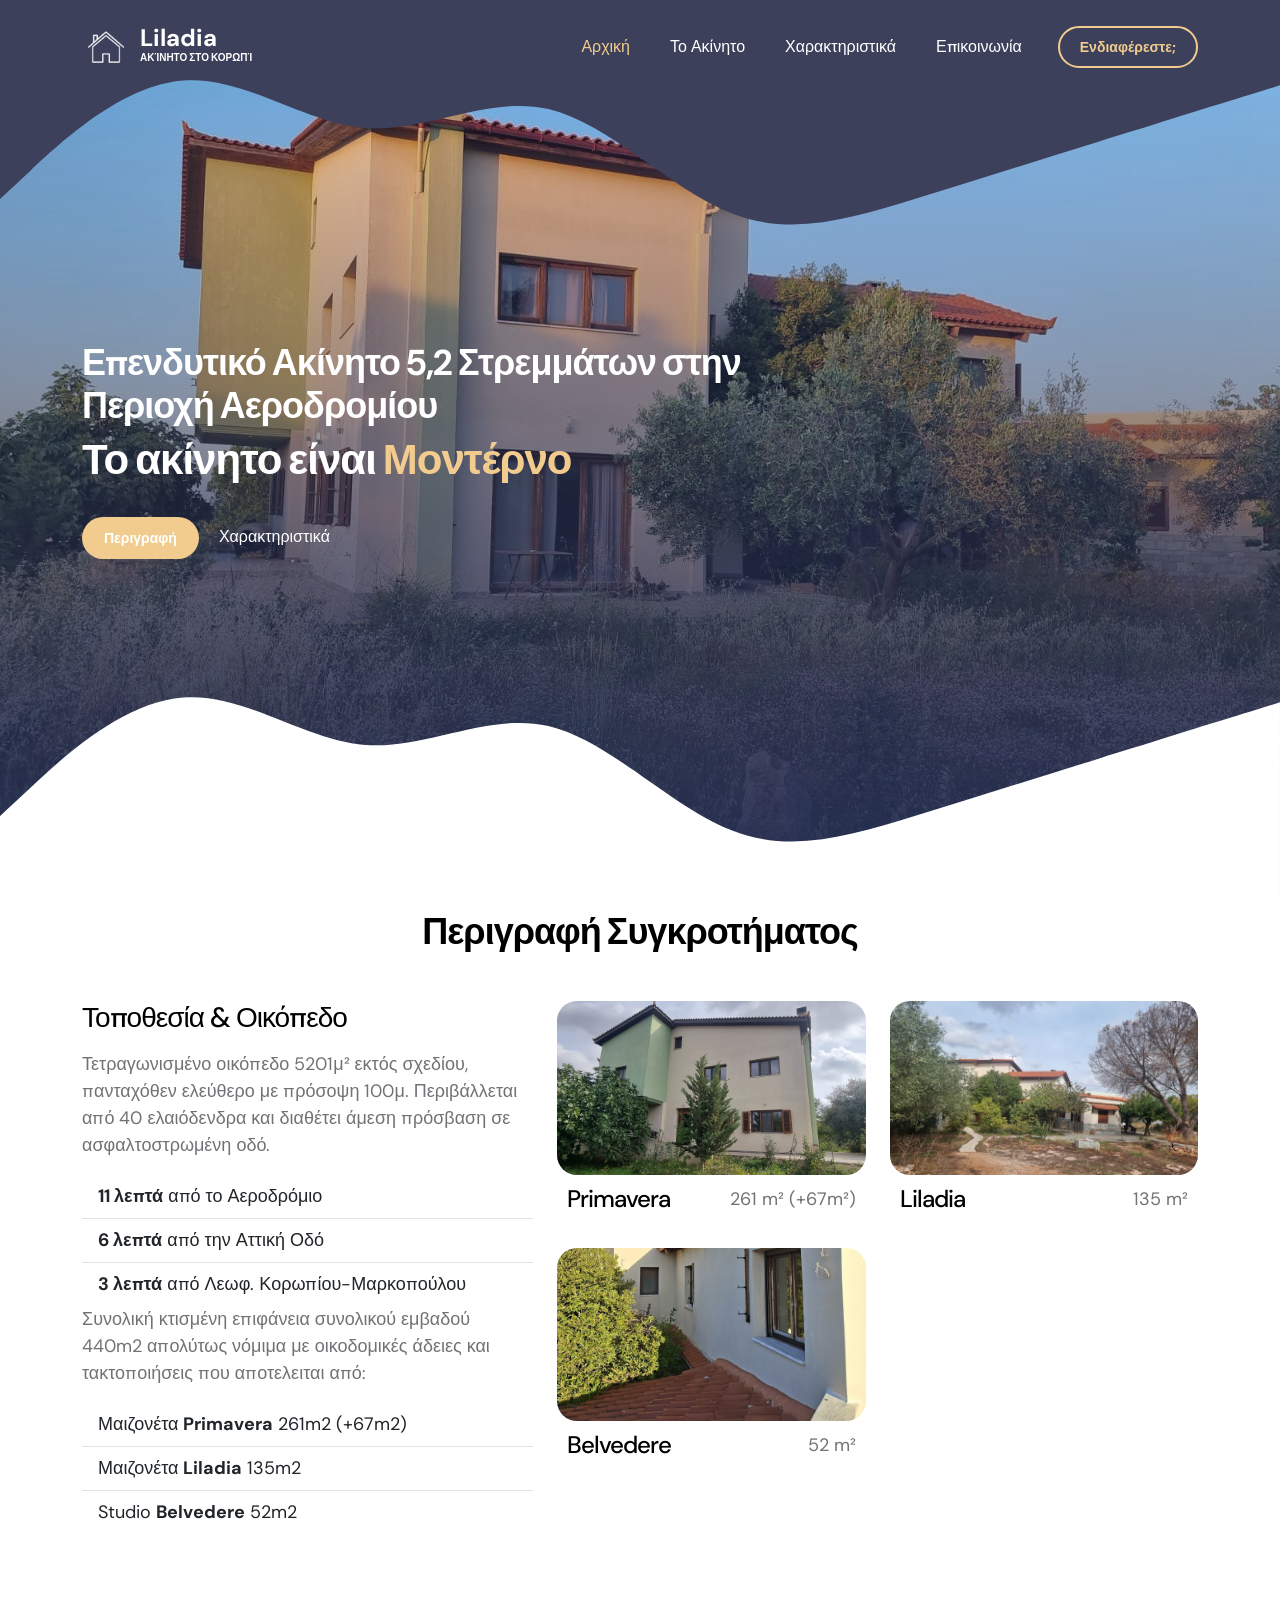
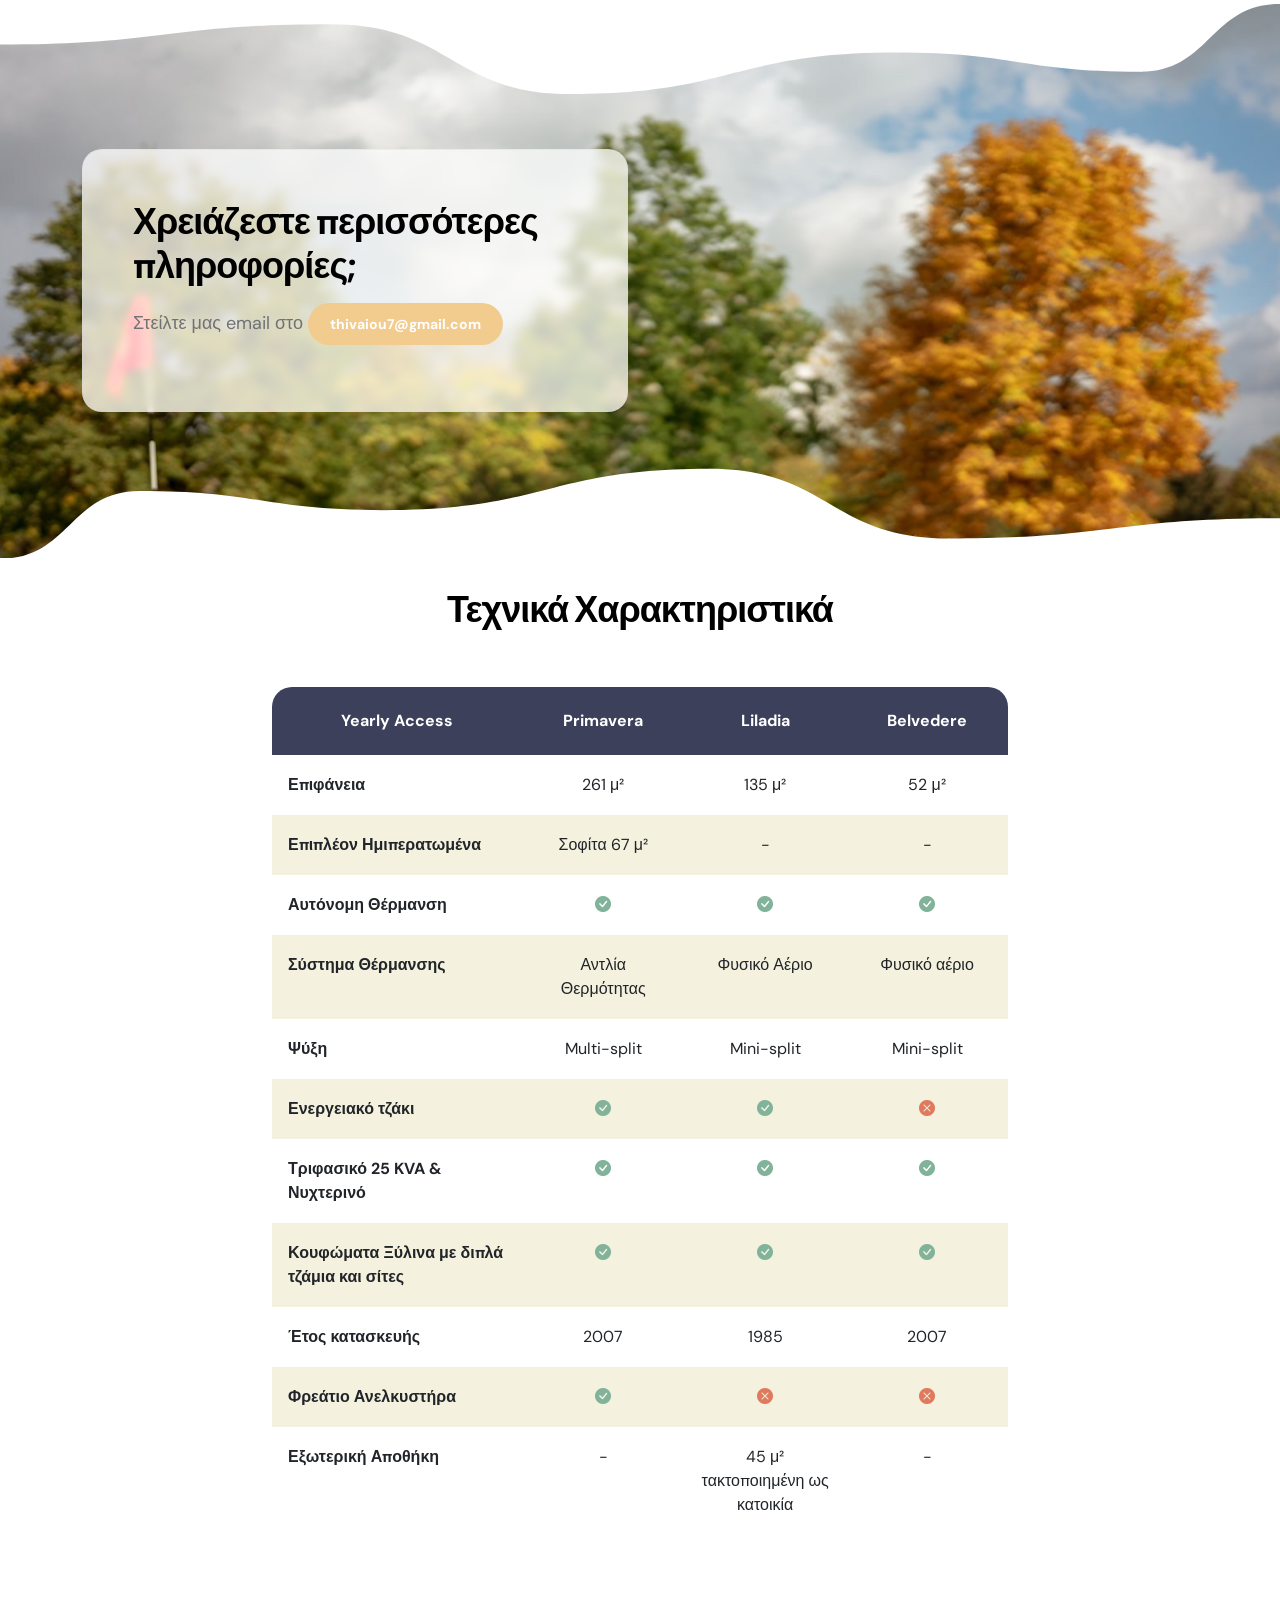
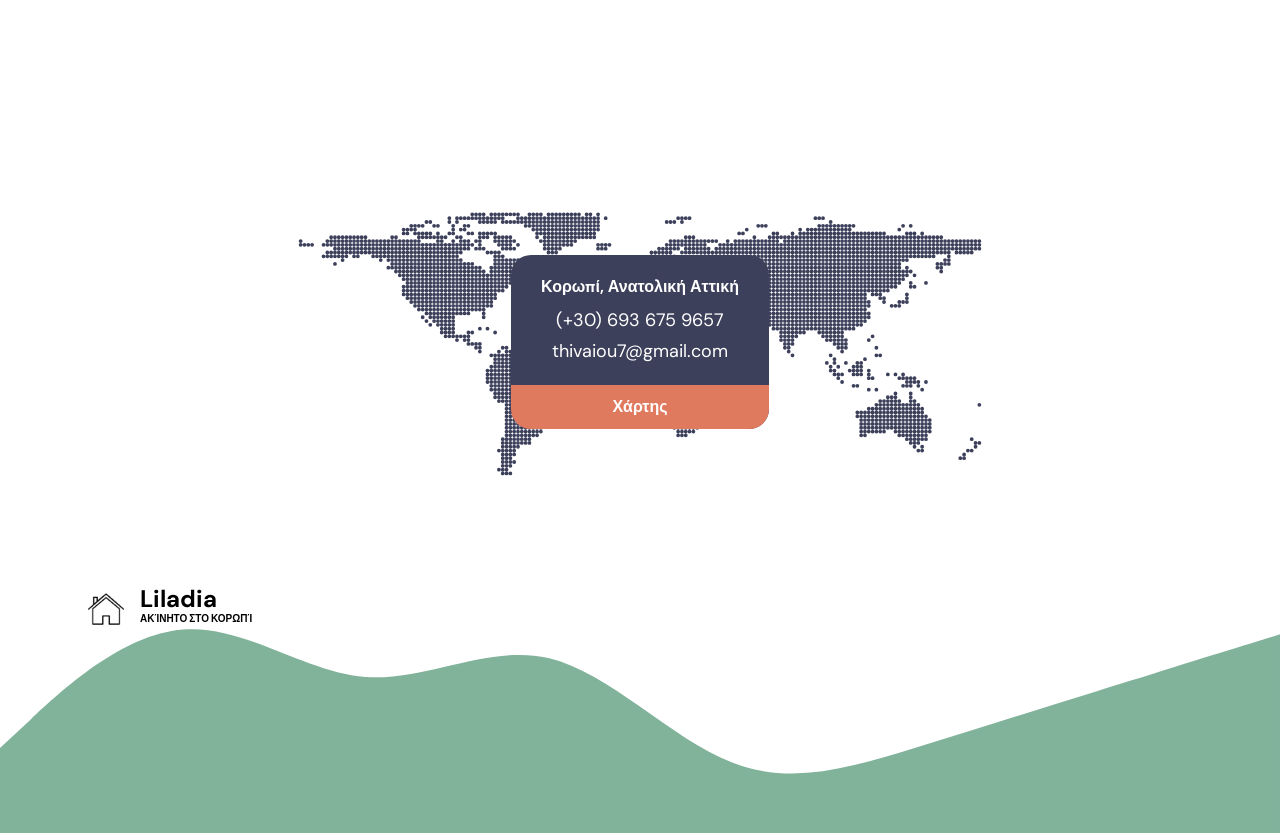
<file: index.html>
<!doctype html>
<html lang="en">
    <head>
        <meta charset="utf-8">
        <meta name="viewport" content="width=device-width, initial-scale=1">

        <meta name="description" content="">
        <meta name="author" content="">

        <title>Ακίνητο στο Κορωπί προς Πώληση</title>

        <!-- CSS FILES -->                
        <link rel="preconnect" href="https://fonts.googleapis.com">

        <link rel="preconnect" href="https://fonts.gstatic.com" crossorigin>

        <link href="https://fonts.googleapis.com/css2?family=DM+Sans:ital,wght@0,400;0,500;0,700;1,400&display=swap" rel="stylesheet">

        <link href="css/bootstrap.min.css" rel="stylesheet">

        <link href="css/bootstrap-icons.css" rel="stylesheet">

        <link href="css/templatemo-tiya-golf-club.css" rel="stylesheet">
        
<!--

TemplateMo 587 Tiya Golf Club

https://templatemo.com/tm-587-tiya-golf-club

-->
    </head>
    
    <body>

        <main>

            <nav class="navbar navbar-expand-lg">                
                <div class="container">
                    <a class="navbar-brand d-flex align-items-center" href="index.html">
                        <img src="images/logo2.png" class="navbar-brand-image img-fluid" alt="Tiya Golf Club">
                        <span class="navbar-brand-text">
                            Liladia
                            <small>Ακίνητο στο Κορωπί</small>
                        </span>
                    </a>

                    <div class="d-lg-none ms-auto me-3">
                        <a class="btn custom-btn custom-border-btn" data-bs-toggle="offcanvas" href="#offcanvasExample" role="button" aria-controls="offcanvasExample">Member Login</a>
                    </div>
    
                    <button class="navbar-toggler" type="button" data-bs-toggle="collapse" data-bs-target="#navbarNav" aria-controls="navbarNav" aria-expanded="false" aria-label="Toggle navigation">
                        <span class="navbar-toggler-icon"></span>
                    </button>
    
                    <div class="collapse navbar-collapse" id="navbarNav">
                        <ul class="navbar-nav ms-lg-auto">
                            <li class="nav-item">
                                <a class="nav-link click-scroll" href="#section_1">Αρχική</a>
                            </li>
    
                            <li class="nav-item">
                                <a class="nav-link click-scroll" href="#section_2">Το Ακίνητο</a>
                            </li>

                            <li class="nav-item">
                                <a class="nav-link click-scroll" href="#section_3">Χαρακτηριστικά</a>
                            </li>

                            

                            <li class="nav-item">
                                <a class="nav-link click-scroll" href="#section_5">Επικοινωνία</a>
                            </li>

                            
                        </ul>

                        <div class="d-none d-lg-block ms-lg-3">
                            <a class="btn custom-btn custom-border-btn" data-bs-toggle="offcanvas" href="#offcanvasExample" role="button" aria-controls="offcanvasExample">Ενδιαφέρεστε;</a>
                        </div>
                    </div>
                </div>
            </nav>

            <div class="offcanvas offcanvas-end" data-bs-scroll="true" tabindex="-1" id="offcanvasExample" aria-labelledby="offcanvasExampleLabel">                
                <div class="offcanvas-header">
                    <h5 class="offcanvas-title" id="offcanvasExampleLabel">Επικοινωνία</h5>
                    
                    <button type="button" class="btn-close" data-bs-dismiss="offcanvas" aria-label="Close"></button>
                </div>
                
                <div class="offcanvas-body d-flex flex-column">
                   

                        <div class="member-login-form-body">
                            <div class="mb-4">
                                <label class="form-label mb-2" for="member-login-number">Τηλέφωνο</label>
<p><a href="tel: +30 693 675 9657" class="contact-link">
                            	+30 693 675 9657
                            </a></p>
                                 </div>

                            <div class="mb-4">
                                <label class="form-label mb-2" for="member-login-password">Email</label>

                               <p> <a href="mailto:thivaiou7@gmail.com?subject=Πληρφορίες για το ακίνητο της οδού Ειρήνης στο Κορωπί" class="">thivaiou7@gmail.com</a></p>
   </div>

                            

                           
                        </div>
                    

                
                </div>

                <svg xmlns="http://www.w3.org/2000/svg" viewBox="0 0 1440 320"><path fill="#3D405B" fill-opacity="1" d="M0,224L34.3,192C68.6,160,137,96,206,90.7C274.3,85,343,139,411,144C480,149,549,107,617,122.7C685.7,139,754,213,823,240C891.4,267,960,245,1029,224C1097.1,203,1166,181,1234,160C1302.9,139,1371,117,1406,106.7L1440,96L1440,320L1405.7,320C1371.4,320,1303,320,1234,320C1165.7,320,1097,320,1029,320C960,320,891,320,823,320C754.3,320,686,320,617,320C548.6,320,480,320,411,320C342.9,320,274,320,206,320C137.1,320,69,320,34,320L0,320Z"></path></svg>
            </div>
            

            <section class="hero-section d-flex justify-content-center align-items-center" id="section_1">

                <div class="section-overlay"></div>

                <svg xmlns="http://www.w3.org/2000/svg" viewBox="0 0 1440 320"><path fill="#3D405B" fill-opacity="1" d="M0,224L34.3,192C68.6,160,137,96,206,90.7C274.3,85,343,139,411,144C480,149,549,107,617,122.7C685.7,139,754,213,823,240C891.4,267,960,245,1029,224C1097.1,203,1166,181,1234,160C1302.9,139,1371,117,1406,106.7L1440,96L1440,0L1405.7,0C1371.4,0,1303,0,1234,0C1165.7,0,1097,0,1029,0C960,0,891,0,823,0C754.3,0,686,0,617,0C548.6,0,480,0,411,0C342.9,0,274,0,206,0C137.1,0,69,0,34,0L0,0Z"></path></svg>

                <div class="container">
                    <div class="row">

                        <div class="col-lg-8 col-12 mb-5 mb-lg-0">
                            <h2 class="text-white">Επενδυτικό Ακίνητο 5,2 Στρεμμάτων στην Περιοχή Αεροδρομίου </h2>

                            <h1 class="cd-headline rotate-1 text-white mb-4 pb-2">
                                <span>Το ακίνητο είναι</span>
                                <span class="cd-words-wrapper">
                                    <b class="is-visible">Μοντέρνο</b>
                                    <b>Προνομιακό</b>
                                    <b>Πολυτελές</b>
                                    <b>Άρτιο</b>
                                </span>
                            </h1>

                            <div class="custom-btn-group">
                                <a href="#section_2" class="btn custom-btn smoothscroll me-3">Περιγραφή</a>

                                <a href="#section_3" class="link smoothscroll">Χαρακτηριστικά</a>
                            </div>
                        </div>

                        

                    </div>
                </div>

                <svg xmlns="http://www.w3.org/2000/svg" viewBox="0 0 1440 320"><path fill="#ffffff" fill-opacity="1" d="M0,224L34.3,192C68.6,160,137,96,206,90.7C274.3,85,343,139,411,144C480,149,549,107,617,122.7C685.7,139,754,213,823,240C891.4,267,960,245,1029,224C1097.1,203,1166,181,1234,160C1302.9,139,1371,117,1406,106.7L1440,96L1440,320L1405.7,320C1371.4,320,1303,320,1234,320C1165.7,320,1097,320,1029,320C960,320,891,320,823,320C754.3,320,686,320,617,320C548.6,320,480,320,411,320C342.9,320,274,320,206,320C137.1,320,69,320,34,320L0,320Z"></path></svg>
            </section>


 

<section class="about-section section-padding" id="section_2">
    <div class="container">
        <div class="row">

            <div class="col-lg-12 col-12 text-center">
                <h2 class="mb-lg-5 mb-4">Περιγραφή Συγκροτήματος</h2>
            </div>

            <div class="col-lg-5 col-12 mb-4 mb-lg-0">
                <h3 class="mb-3">Τοποθεσία & Οικόπεδο</h3>
                <p>Τετραγωνισμένο οικόπεδο 5201μ² εκτός σχεδίου, πανταχόθεν ελεύθερο με πρόσοψη 100μ. Περιβάλλεται από 40 ελαιόδενδρα και διαθέτει άμεση πρόσβαση σε ασφαλτοστρωμένη οδό.</p>
                 <ul class="list-group list-group-flush">
                    <li class="list-group-item"><strong>11 λεπτά</strong> από το Αεροδρόμιο</li>
                    <li class="list-group-item"><strong>6 λεπτά</strong> από την Αττική Οδό</li>
                    <li class="list-group-item"><strong>3 λεπτά</strong> από Λεωφ. Κορωπίου-Μαρκοπούλου</li>
                </ul>
                
                <p>Συνολική κτισμένη επιφάνεια συνολικού εμβαδού 440m2 απολύτως νόμιμα με οικοδομικές άδειες και τακτοποιήσεις που αποτελειται από:</p>
<ul class="list-group list-group-flush">
    <li class="list-group-item">Μαιζονέτα <strong>Primavera</strong>	261m2 (+67m2)</li>
    <li class="list-group-item">Μαιζονέτα <strong>Liladia</strong>	135m2</li>
<li class="list-group-item">Studio  <strong>Belvedere</strong>	52m2</li>
</ul>

               
            </div>

            <div class="col-lg-7 col-12">
                <div class="row">
                    
                    <div class="col-md-6 col-12 mb-4">
                        <div class="member-block">
                            <div class="member-block-image-wrap">
                                <img src="images/primavera/1.jpeg" class="member-block-image img-fluid" alt="Primavera">
                                
                            </div>
                            <div class="member-block-info d-flex align-items-center">
                                <h4>Primavera</h4>
                                <p class="ms-auto">261 m² (+67m²)</p>
                            </div>
                        </div>
                    </div>

                    <div class="col-md-6 col-12 mb-4">
                        <div class="member-block">
                            <div class="member-block-image-wrap">
                                <img src="images/liladia/1.jpeg" class="member-block-image img-fluid" alt="Liladia">
                                
                            </div>
                            <div class="member-block-info d-flex align-items-center">
                                <h4>Liladia</h4>
                                <p class="ms-auto">135 m²</p>
                            </div>
                        </div>
                    </div>

                    <div class="col-md-6 col-12 mb-4">
                        <div class="member-block">
                            <div class="member-block-image-wrap">
                                <img src="images/belvedere/1.jpeg" class="member-block-image img-fluid" alt="Liladia">
                                
                            </div>
                            <div class="member-block-info d-flex align-items-center">
                                <h4>Belvedere</h4>
                                <p class="ms-auto">52 m²</p>
                            </div>
                        </div>
                    </div>

                </div> </div> </div>
    </div>
</section>
            <section class="section-bg-image">
                <svg viewBox="0 0 1265 144" xmlns="http://www.w3.org/2000/svg" xmlns:xlink="http://www.w3.org/1999/xlink"><path fill="rgba(255, 255, 255, 1)" d="M 0 40 C 164 40 164 20 328 20 L 328 20 L 328 0 L 0 0 Z" stroke-width="0"></path> <path fill="rgba(255, 255, 255, 1)" d="M 327 20 C 445.5 20 445.5 89 564 89 L 564 89 L 564 0 L 327 0 Z" stroke-width="0"></path> <path fill="rgba(255, 255, 255, 1)" d="M 563 89 C 724.5 89 724.5 48 886 48 L 886 48 L 886 0 L 563 0 Z" stroke-width="0"></path><path fill="rgba(255, 255, 255, 1)" d="M 885 48 C 1006.5 48 1006.5 67 1128 67 L 1128 67 L 1128 0 L 885 0 Z" stroke-width="0"></path><path fill="rgba(255, 255, 255, 1)" d="M 1127 67 C 1196 67 1196 0 1265 0 L 1265 0 L 1265 0 L 1127 0 Z" stroke-width="0"></path></svg>

                <div class="container">
                    <div class="row">

                        <div class="col-lg-6 col-12">
                            <div class="section-bg-image-block">
                                <h2 class="mb-lg-3">Χρειάζεστε περισσότερες πληροφορίες;</h2>

                                <p>Στείλτε μας email στο 
                                 <a href="mailto:thivaiou7@gmail.com?subject=Πληρφορίες για το ακίνητο της οδού Ειρήνης στο Κορωπί" class="btn custom-btn smoothscroll me-3">thivaiou7@gmail.com</a></p>

                               
                            </div>
                        </div>

                    </div>
                </div>

                <svg viewBox="0 0 1265 144" xmlns="http://www.w3.org/2000/svg" xmlns:xlink="http://www.w3.org/1999/xlink"><path fill="rgba(255, 255, 255, 1)" d="M 0 40 C 164 40 164 20 328 20 L 328 20 L 328 0 L 0 0 Z" stroke-width="0"></path> <path fill="rgba(255, 255, 255, 1)" d="M 327 20 C 445.5 20 445.5 89 564 89 L 564 89 L 564 0 L 327 0 Z" stroke-width="0"></path> <path fill="rgba(255, 255, 255, 1)" d="M 563 89 C 724.5 89 724.5 48 886 48 L 886 48 L 886 0 L 563 0 Z" stroke-width="0"></path><path fill="rgba(255, 255, 255, 1)" d="M 885 48 C 1006.5 48 1006.5 67 1128 67 L 1128 67 L 1128 0 L 885 0 Z" stroke-width="0"></path><path fill="rgba(255, 255, 255, 1)" d="M 1127 67 C 1196 67 1196 0 1265 0 L 1265 0 L 1265 0 L 1127 0 Z" stroke-width="0"></path></svg>
            </section>


            <section class="membership-section section-padding" id="section_3">
                <div class="container">
                    <div class="row">

                        <div class="col-lg-12 col-12 text-center mx-auto mb-lg-5 mb-4">
                            <h2><span>Τεχνικά Χαρακτηριστικά</span> </h2>
                        </div>

                       <div class="col-lg-8 col-12 mx-auto">

                            <div class="table-responsive">
                                <table class="table text-center">
                                    <thead>
                                        <tr>
                                            <th style="width: 34%;">Yearly Access</th>
                                            
                                            <th style="width: 22%;">Primavera</th>
                                            
                                            <th style="width: 22%;">Liladia</th>
                                            
                                            <th style="width: 22%;">Belvedere</th>
                                        </tr>
                                    </thead>

                                    <tbody>
                                        <tr>
                                            <th scope="row" class="text-start">Επιφάνεια</th>
                                            
                                            <td>
                                                261 μ²
                                            </td>
                                            
                                            <td>
                                                135 μ²
                                            </td>
                                            
                                            <td>
                                                52 μ²
                                            </td>
                                        </tr>
                                        <tr>
                                            <th scope="row" class="text-start">Επιπλέον Ημιπερατωμένα</th>
                                            
                                            <td>
                                                Σοφίτα 67 μ²
                                            </td>
                                            
                                            <td>
                                                -
                                            </td>
                                            
                                            <td>
                                                -
                                            </td>
                                        </tr>


                                        <tr>
                                            <th scope="row" class="text-start">Αυτόνομη Θέρμανση</th>

                                            <td>
                                                <i class="bi-check-circle-fill"></i>
                                            </td>

                                            <td>
                                                <i class="bi-check-circle-fill"></i>
                                            </td>

                                            <td>
                                                <i class="bi-check-circle-fill"></i>
                                            </td>
                                        </tr>

                                        <tr>
                                            <th scope="row" class="text-start">Σύστημα Θέρμανσης</th>

                                            <td>
                                                Αντλία Θερμότητας
                                            </td>

                                            <td>
                                                Φυσικό Αέριο
                                            </td>

                                            <td>
                                                Φυσικό αέριο
                                            </td>
                                        </tr>

                                        <tr>
                                            <th scope="row" class="text-start">Ψύξη</th>

                                            <td>
                                                Multi-split
                                            </td>

                                            <td>
                                                Mini-split
                                            </td>

                                            <td>
                                                Mini-split
                                            </td>
                                        </tr>
                                        <tr>
                                            <th scope="row" class="text-start">Ενεργειακό τζάκι</th>

                                            <td>
                                                <i class="bi-check-circle-fill"></i>
                                            </td>

                                            <td>
                                                <i class="bi-check-circle-fill"></i>
                                            </td>

                                            <td>
                                                <i class="bi-x-circle-fill"></i>
                                            </td>
                                        </tr>

                                        <tr>
                                            <th scope="row" class="text-start">Τριφασικό 25 KVA & Νυχτερινό</th>

                                            <td>
                                                <i class="bi-check-circle-fill"></i>
                                            </td>

                                            <td>
                                                <i class="bi-check-circle-fill"></i>
                                            </td>

                                            <td>
                                                <i class="bi-check-circle-fill"></i>
                                            </td>
                                        </tr>
                                        
                                        <tr>
                                            <th scope="row" class="text-start">Κουφώματα Ξύλινα με διπλά τζάμια και σίτες</th>

                                            <td>
                                                <i class="bi-check-circle-fill"></i>
                                            </td>

                                            <td>
                                                <i class="bi-check-circle-fill"></i>
                                            </td>

                                            <td>
                                                <i class="bi-check-circle-fill"></i>
                                            </td>
                                        </tr>
                                        <tr>
                                            <th scope="row" class="text-start">Έτος κατασκευής</th>

                                            <td>
                                                2007
                                            </td>

                                            <td>
                                                1985
                                            </td>

                                            <td>
                                                2007
                                            </td>
                                        </tr>

                                        <tr>
                                            <th scope="row" class="text-start">Φρεάτιο Ανελκυστήρα</th>

                                            <td>
                                                 <i class="bi-check-circle-fill"></i>
                                            </td>

                                            <td>
                                                 <i class="bi-x-circle-fill"></i>
                                            </td>

                                            <td>
                                                 <i class="bi-x-circle-fill"></i>
                                            </td>
                                        </tr>

                                        <tr>
                                            <th scope="row" class="text-start">Εξωτερική Αποθήκη </th>

                                            <td>
                                                -
                                            </td>

                                            <td>
                                                45 μ² τακτοποιημένη ως κατοικία
                                            </td>

                                            <td>
                                                -
                                            </td>
                                        </tr>
                                        
                                    </tbody>
                                </table>
                            </div>
                        </div>

                        

                    </div>
                </div>
            </section>


       


            <section class="contact-section section-padding" id="section_5">
                <div class="container">
                    <div class="row">


                        <div class="col-lg-8 col-12 mx-auto">
                            <div class="contact-info mt-5">
                                <div class="contact-info-item">
                                    <div class="contact-info-body">
                                        <strong>Κορωπί, Ανατολική Αττική</strong>

                                        <p class="mt-2 mb-1">
                                            <a href="tel: 010-020-0340" class="contact-link">
                                                (+30) 
                                                693 675 9657
                                            </a>
                                        </p>

                                        <p class="mb-0">
                                            <a href="mailto:thivaiou7@gmail.com" class="contact-link">
                                                thivaiou7@gmail.com
                                            </a>
                                        </p>
                                    </div>

                                    <div class="contact-info-footer">
                                        <a href="https://maps.app.goo.gl/pQjghXvGqJmN1Jkq9">Χάρτης</a>
                                    </div>
                                </div>

                                <img src="images/WorldMap.svg" class="img-fluid" alt="">
                            </div>
                        </div>

                    </div>
                </div>
            </section>
        </main>

        <footer class="site-footer">
            <div class="container">
                <div class="row">

                    <div class="col-lg-6 col-12 me-auto mb-5 mb-lg-0">
                        <a class="navbar-brand d-flex align-items-center" href="index.html">
                            <img src="images/logo2.png" class="navbar-brand-image img-fluid" alt="">
                            <span class="navbar-brand-text">
                                Liladia
                                <small>Ακίνητο στο Κορωπί</small>
                            </span>
                        </a>
                    </div>

                   

                        

                </div>
            </div>

            <svg xmlns="http://www.w3.org/2000/svg" viewBox="0 0 1440 320"><path fill="#81B29A" fill-opacity="1" d="M0,224L34.3,192C68.6,160,137,96,206,90.7C274.3,85,343,139,411,144C480,149,549,107,617,122.7C685.7,139,754,213,823,240C891.4,267,960,245,1029,224C1097.1,203,1166,181,1234,160C1302.9,139,1371,117,1406,106.7L1440,96L1440,320L1405.7,320C1371.4,320,1303,320,1234,320C1165.7,320,1097,320,1029,320C960,320,891,320,823,320C754.3,320,686,320,617,320C548.6,320,480,320,411,320C342.9,320,274,320,206,320C137.1,320,69,320,34,320L0,320Z"></path></svg>
        </footer>


        <!-- JAVASCRIPT FILES -->
        <script src="js/jquery.min.js"></script>
        <script src="js/bootstrap.bundle.min.js"></script>
        <script src="js/jquery.sticky.js"></script>
        <script src="js/click-scroll.js"></script>
        <script src="js/animated-headline.js"></script>
        <script src="js/modernizr.js"></script>
        <script src="js/custom.js"></script>

    </body>
</html>
</file>
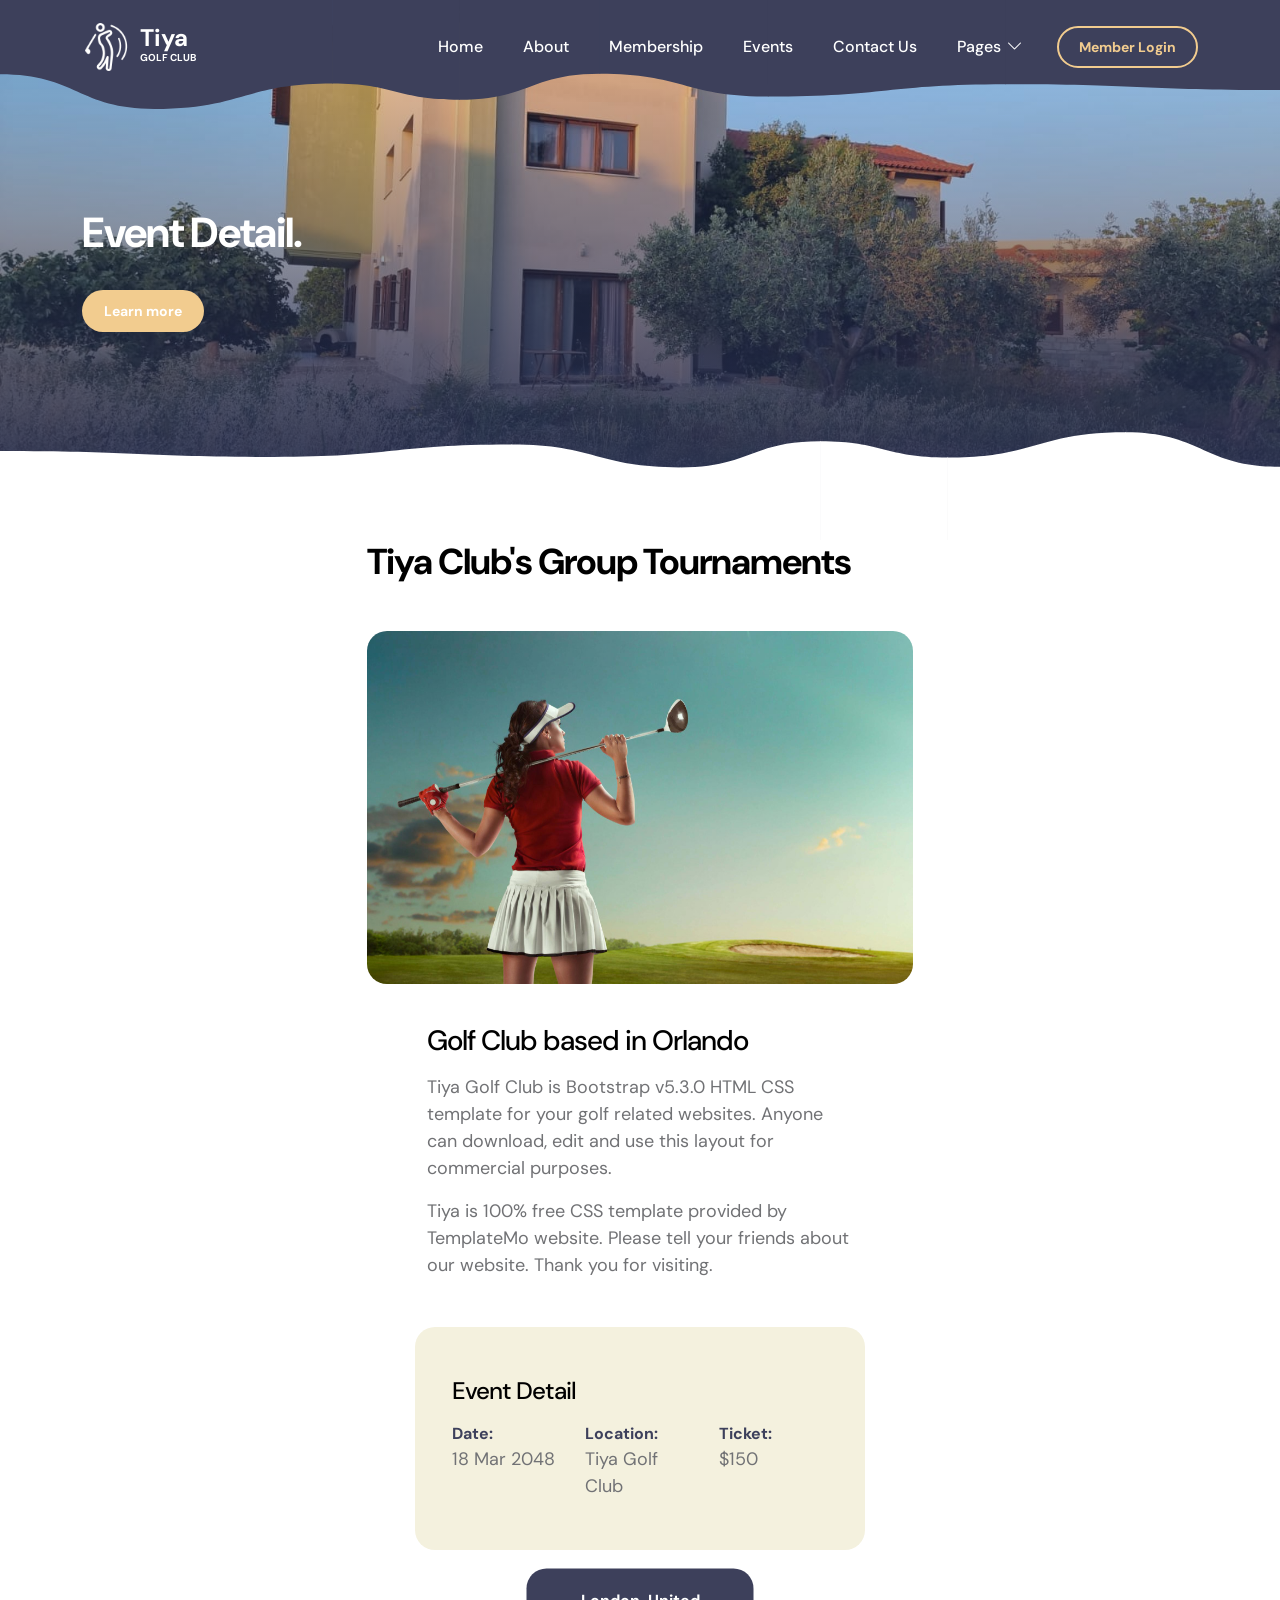
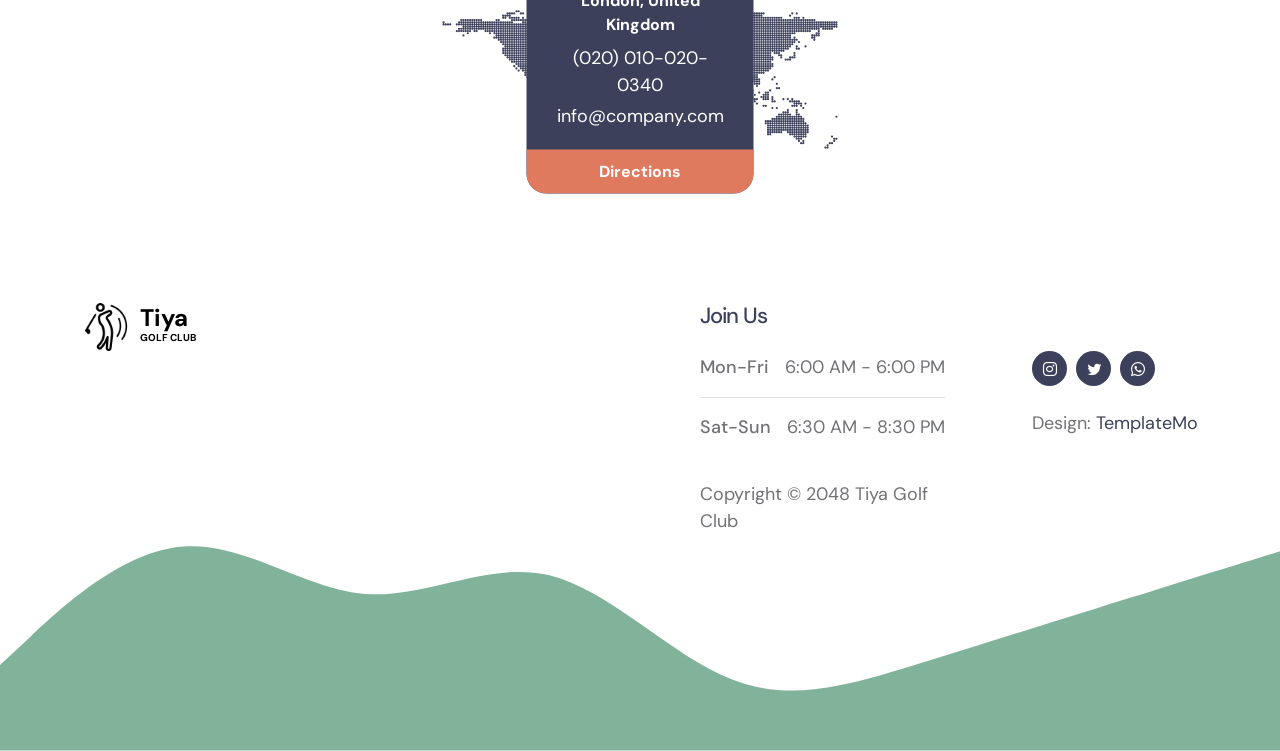
<file: event-detail.html>
<!doctype html>
<html lang="en">
    <head>
        <meta charset="utf-8">
        <meta name="viewport" content="width=device-width, initial-scale=1">

        <meta name="description" content="">
        <meta name="author" content="">

        <title>Tiya Golf Club - Event Detail</title>

        <!-- CSS FILES -->                
        <link rel="preconnect" href="https://fonts.googleapis.com">

        <link rel="preconnect" href="https://fonts.gstatic.com" crossorigin>

        <link href="https://fonts.googleapis.com/css2?family=DM+Sans:ital,wght@0,400;0,500;0,700;1,400&display=swap" rel="stylesheet">

        <link href="css/bootstrap.min.css" rel="stylesheet">

        <link href="css/bootstrap-icons.css" rel="stylesheet">

        <link href="css/templatemo-tiya-golf-club.css" rel="stylesheet">
        
<!--

TemplateMo 587 Tiya Golf Club

https://templatemo.com/tm-587-tiya-golf-club

-->
    </head>
    
    <body>

        <main>

            <nav class="navbar navbar-expand-lg">                
                <div class="container">
                    <a class="navbar-brand d-flex align-items-center" href="index.html">
                        <img src="images/logo.png" class="navbar-brand-image img-fluid" alt="Tiya Golf Club">
                        <span class="navbar-brand-text">
                            Tiya
                            <small>Golf Club</small>
                        </span>
                    </a>

                    <div class="d-lg-none ms-auto me-3">
                        <a class="btn custom-btn custom-border-btn" data-bs-toggle="offcanvas" href="#offcanvasExample" role="button" aria-controls="offcanvasExample">Member Login</a>
                    </div>
    
                    <button class="navbar-toggler" type="button" data-bs-toggle="collapse" data-bs-target="#navbarNav" aria-controls="navbarNav" aria-expanded="false" aria-label="Toggle navigation">
                        <span class="navbar-toggler-icon"></span>
                    </button>
    
                    <div class="collapse navbar-collapse" id="navbarNav">
                        <ul class="navbar-nav ms-lg-auto">
                            <li class="nav-item">
                                <a class="nav-link" href="index.html#section_1">Home</a>
                            </li>
    
                            <li class="nav-item">
                                <a class="nav-link" href="index.html#section_2">About</a>
                            </li>

                            <li class="nav-item">
                                <a class="nav-link" href="index.html#section_3">Membership</a>
                            </li>

                            <li class="nav-item">
                                <a class="nav-link" href="index.html#section_4">Events</a>
                            </li>

                            <li class="nav-item">
                                <a class="nav-link" href="index.html#section_5">Contact Us</a>
                            </li>

                            <li class="nav-item dropdown">
                                <a class="nav-link dropdown-toggle" href="#" id="navbarLightDropdownMenuLink" role="button" data-bs-toggle="dropdown" aria-expanded="false">Pages</a>

                                <ul class="dropdown-menu dropdown-menu-light" aria-labelledby="navbarLightDropdownMenuLink">
                                    <li><a class="dropdown-item" href="event-listing.html">Event Listing</a></li>

                                    <li><a class="dropdown-item active" href="event-detail.html">Event Detail</a></li>
                                </ul>
                            </li>
                        </ul>

                        <div class="d-none d-lg-block ms-lg-3">
                            <a class="btn custom-btn custom-border-btn" data-bs-toggle="offcanvas" href="#offcanvasExample" role="button" aria-controls="offcanvasExample">Member Login</a>
                        </div>
                    </div>
                </div>
            </nav>

            <div class="offcanvas offcanvas-end" data-bs-scroll="true" tabindex="-1" id="offcanvasExample" aria-labelledby="offcanvasExampleLabel">                
                <div class="offcanvas-header">
                    <h5 class="offcanvas-title" id="offcanvasExampleLabel">Member Login</h5>
                    
                    <button type="button" class="btn-close" data-bs-dismiss="offcanvas" aria-label="Close"></button>
                </div>
                
                <div class="offcanvas-body d-flex flex-column">
                    <form class="custom-form member-login-form" action="#" method="post" role="form">

                        <div class="member-login-form-body">
                            <div class="mb-4">
                                <label class="form-label mb-2" for="member-login-number">Membership No.</label>

                                <input type="text" name="member-login-number" id="member-login-number" class="form-control" placeholder="11002560" required>
                            </div>

                            <div class="mb-4">
                                <label class="form-label mb-2" for="member-login-password">Password</label>

                                <input type="password" name="member-login-password" id="member-login-password" pattern="[0-9a-zA-Z]{4,10}" class="form-control" placeholder="Password" required="">
                            </div>

                            <div class="form-check mb-4">
                                <input class="form-check-input" type="checkbox" value="" id="flexCheckDefault">
                              
                                <label class="form-check-label" for="flexCheckDefault">
                                    Remember me
                                </label>
                            </div>

                            <div class="col-lg-5 col-md-7 col-8 mx-auto">
                                <button type="submit" class="form-control">Login</button>
                            </div>

                            <div class="text-center my-4">
                                <a href="#">Forgotten password?</a>
                            </div>
                        </div>
                    </form>

                    <div class="mt-auto mb-5">
                        <p>
                            <strong class="text-white me-3">Any Questions?</strong>

                            <a href="tel: 010-020-0340" class="contact-link">
                            	010-020-0340
                            </a>
                        </p>
                    </div>
                </div>

                <svg xmlns="http://www.w3.org/2000/svg" viewBox="0 0 1440 320"><path fill="#3D405B" fill-opacity="1" d="M0,224L34.3,192C68.6,160,137,96,206,90.7C274.3,85,343,139,411,144C480,149,549,107,617,122.7C685.7,139,754,213,823,240C891.4,267,960,245,1029,224C1097.1,203,1166,181,1234,160C1302.9,139,1371,117,1406,106.7L1440,96L1440,320L1405.7,320C1371.4,320,1303,320,1234,320C1165.7,320,1097,320,1029,320C960,320,891,320,823,320C754.3,320,686,320,617,320C548.6,320,480,320,411,320C342.9,320,274,320,206,320C137.1,320,69,320,34,320L0,320Z"></path></svg>
            </div>
            

            <section class="hero-section hero-50 d-flex justify-content-center align-items-center" id="section_1">

                <div class="section-overlay"></div>

                <svg viewBox="0 0 1962 178" xmlns="http://www.w3.org/2000/svg" xmlns:xlink="http://www.w3.org/1999/xlink"><path fill="#3D405B" d="M 0 114 C 118.5 114 118.5 167 237 167 L 237 167 L 237 0 L 0 0 Z" stroke-width="0"></path> <path fill="#3D405B" d="M 236 167 C 373 167 373 128 510 128 L 510 128 L 510 0 L 236 0 Z" stroke-width="0"></path> <path fill="#3D405B" d="M 509 128 C 607 128 607 153 705 153 L 705 153 L 705 0 L 509 0 Z" stroke-width="0"></path><path fill="#3D405B" d="M 704 153 C 812 153 812 113 920 113 L 920 113 L 920 0 L 704 0 Z" stroke-width="0"></path><path fill="#3D405B" d="M 919 113 C 1048.5 113 1048.5 148 1178 148 L 1178 148 L 1178 0 L 919 0 Z" stroke-width="0"></path><path fill="#3D405B" d="M 1177 148 C 1359.5 148 1359.5 129 1542 129 L 1542 129 L 1542 0 L 1177 0 Z" stroke-width="0"></path><path fill="#3D405B" d="M 1541 129 C 1751.5 129 1751.5 138 1962 138 L 1962 138 L 1962 0 L 1541 0 Z" stroke-width="0"></path></svg>

                <div class="container">
                    <div class="row">

                        <div class="col-lg-6 col-12">

                            <h1 class="text-white mb-4 pb-2">Event Detail.</h1>

                            <a href="#section_2" class="btn custom-btn smoothscroll me-3">Learn more</a>
                        </div>

                    </div>
                </div>

                <svg viewBox="0 0 1962 178" xmlns="http://www.w3.org/2000/svg" xmlns:xlink="http://www.w3.org/1999/xlink"><path fill="#ffffff" d="M 0 114 C 118.5 114 118.5 167 237 167 L 237 167 L 237 0 L 0 0 Z" stroke-width="0"></path> <path fill="#ffffff" d="M 236 167 C 373 167 373 128 510 128 L 510 128 L 510 0 L 236 0 Z" stroke-width="0"></path> <path fill="#ffffff" d="M 509 128 C 607 128 607 153 705 153 L 705 153 L 705 0 L 509 0 Z" stroke-width="0"></path><path fill="#ffffff" d="M 704 153 C 812 153 812 113 920 113 L 920 113 L 920 0 L 704 0 Z" stroke-width="0"></path><path fill="#ffffff" d="M 919 113 C 1048.5 113 1048.5 148 1178 148 L 1178 148 L 1178 0 L 919 0 Z" stroke-width="0"></path><path fill="#ffffff" d="M 1177 148 C 1359.5 148 1359.5 129 1542 129 L 1542 129 L 1542 0 L 1177 0 Z" stroke-width="0"></path><path fill="#ffffff" d="M 1541 129 C 1751.5 129 1751.5 138 1962 138 L 1962 138 L 1962 0 L 1541 0 Z" stroke-width="0"></path></svg>
            </section>


            <section class="events-section events-detail-section section-padding" id="section_2">
                <div class="container">
                    <div class="row">

                        <div class="col-lg-6 col-md-8 col-12 mx-auto">
                            <h2 class="mb-lg-5 mb-4">Tiya Club's Group Tournaments</h2>

                            <div class="custom-block-image-wrap">
                                <img src="images/professional-golf-player.jpg" class="custom-block-image img-fluid" alt="">
                            </div>

                            <div class="custom-block-info">
                                <h3 class="mb-3">Golf Club based in Orlando</h3>

                                <p>Tiya Golf Club is Bootstrap v5.3.0 HTML CSS template for your golf related websites. Anyone can download, edit and use this layout for commercial purposes.</p>

                            <p>Tiya is 100% free CSS template provided by TemplateMo website. Please tell your friends about our website. Thank you for visiting.</p>

                                <div class="events-detail-info row my-5">
                                    <div class="col-lg-12 col-12">
                                        <h4 class="mb-3">Event Detail</h4>
                                    </div>

                                    <div class="col-lg-4 col-12">
                                        <span class="custom-block-span">Date:</span>

                                        <p class="mb-0">18 Mar 2048</p>
                                    </div>

                                    <div class="col-lg-4 col-12 my-3 my-lg-0">
                                        <span class="custom-block-span">Location:</span>

                                        <p class="mb-0">Tiya Golf Club</p>
                                    </div>

                                    <div class="col-lg-4 col-12">
                                        <span class="custom-block-span">Ticket:</span>

                                        <p class="mb-0">$150</p>
                                    </div>
                                </div>

                                <div class="contact-info">
                                    <div class="contact-info-item">
                                        <div class="contact-info-body">
                                            <strong>London, United Kingdom</strong>

                                            <p class="mt-2 mb-1">
                                                <a href="tel: 010-020-0340" class="contact-link">
                                                    (020) 
                                                    010-020-0340
                                                </a>
                                            </p>
    
                                            <p class="mb-0">
                                                <a href="mailto:info@company.com" class="contact-link">
                                                    info@company.com
                                                </a>
                                            </p>
                                        </div>

                                        <div class="contact-info-footer">
                                            <a href="#">Directions</a>
                                        </div>
                                    </div>

                                    <img src="images/WorldMap.svg" class="img-fluid" alt="">
                                </div>
                            </div>
                        </div>

                    </div>
                </div>
            </section>
        </main>

        <footer class="site-footer">
            <div class="container">
                <div class="row">

                    <div class="col-lg-6 col-12 me-auto mb-5 mb-lg-0">
                        <a class="navbar-brand d-flex align-items-center" href="index.html">
                            <img src="images/logo.png" class="navbar-brand-image img-fluid" alt="">
                            <span class="navbar-brand-text">
                                Tiya
                                <small>Golf Club</small>
                            </span>
                        </a>
                    </div>

                    <div class="col-lg-3 col-12">
                        <h5 class="site-footer-title mb-4">Join Us</h5>

                        <p class="d-flex border-bottom pb-3 mb-3 me-lg-3">
                            <span>Mon-Fri</span>
                            6:00 AM - 6:00 PM
                        </p>

                        <p class="d-flex me-lg-3">
                            <span>Sat-Sun</span>
                            6:30 AM - 8:30 PM
                        </p>
                        <br>
                        <p class="copyright-text">Copyright © 2048 Tiya Golf Club</p>
                    </div>

                        <div class="col-lg-2 col-12 ms-auto">
                            <ul class="social-icon mt-lg-5 mt-3 mb-4">
                                <li class="social-icon-item">
                                    <a href="#" class="social-icon-link bi-instagram"></a>
                                </li>

                                <li class="social-icon-item">
                                    <a href="#" class="social-icon-link bi-twitter"></a>
                                </li>

                                <li class="social-icon-item">
                                    <a href="#" class="social-icon-link bi-whatsapp"></a>
                                </li>
                            </ul>

                            <p class="copyright-text">Design: <a rel="nofollow" href="https://templatemo.com" target="_blank">TemplateMo</a></p>
                        </div>

                </div>
            </div>

            <svg xmlns="http://www.w3.org/2000/svg" viewBox="0 0 1440 320"><path fill="#81B29A" fill-opacity="1" d="M0,224L34.3,192C68.6,160,137,96,206,90.7C274.3,85,343,139,411,144C480,149,549,107,617,122.7C685.7,139,754,213,823,240C891.4,267,960,245,1029,224C1097.1,203,1166,181,1234,160C1302.9,139,1371,117,1406,106.7L1440,96L1440,320L1405.7,320C1371.4,320,1303,320,1234,320C1165.7,320,1097,320,1029,320C960,320,891,320,823,320C754.3,320,686,320,617,320C548.6,320,480,320,411,320C342.9,320,274,320,206,320C137.1,320,69,320,34,320L0,320Z"></path></svg>
        </footer>


        <!-- JAVASCRIPT FILES -->
        <script src="js/jquery.min.js"></script>
        <script src="js/bootstrap.bundle.min.js"></script>
        <script src="js/jquery.sticky.js"></script>
        <script src="js/custom.js"></script>

    </body>
</html>
</file>
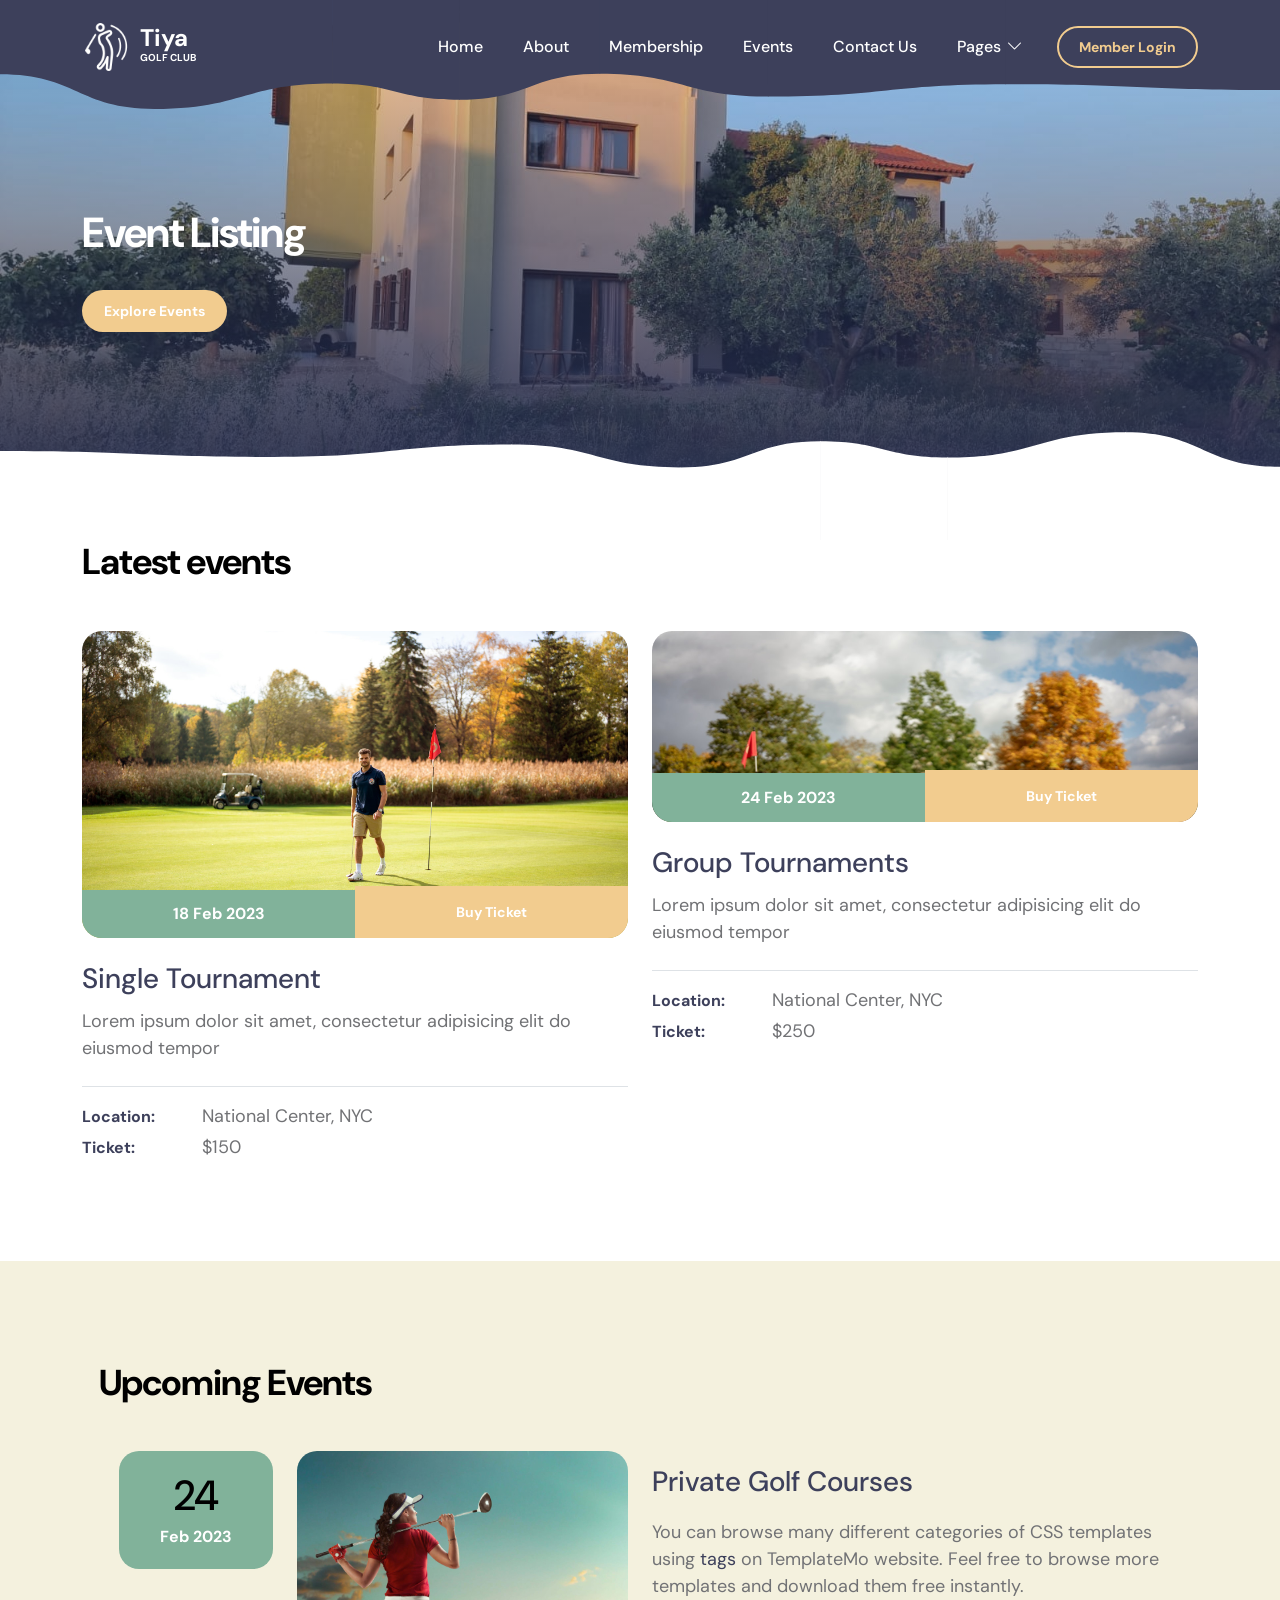
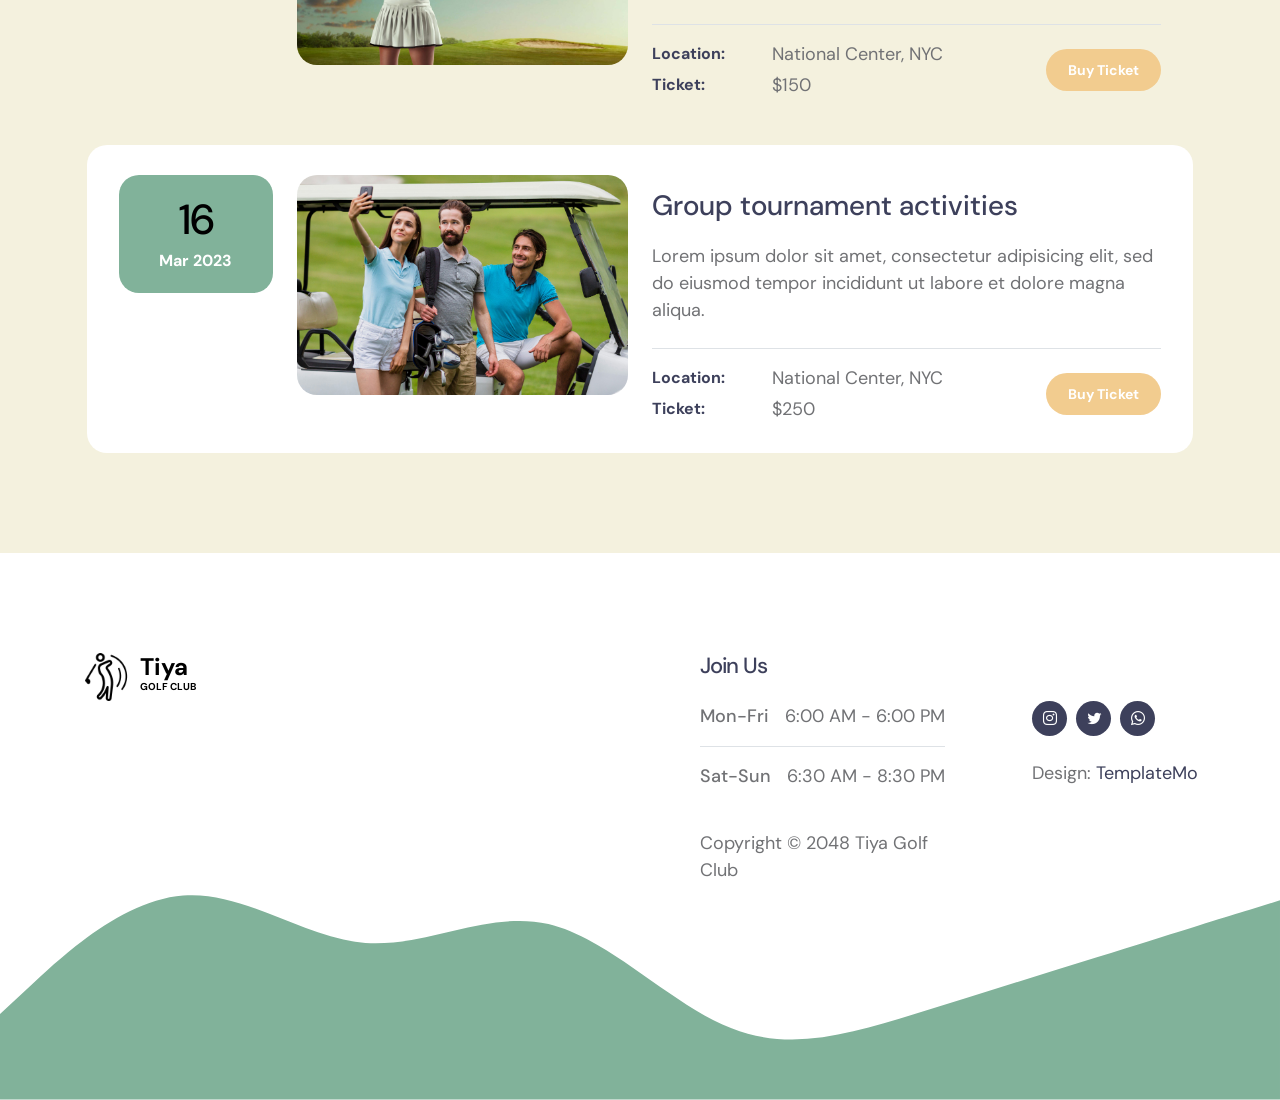
<file: event-listing.html>
<!doctype html>
<html lang="en">
    <head>
        <meta charset="utf-8">
        <meta name="viewport" content="width=device-width, initial-scale=1">

        <meta name="description" content="">
        <meta name="author" content="">

        <title>Tiya Golf Club - Event Listing</title>

        <!-- CSS FILES -->                
        <link rel="preconnect" href="https://fonts.googleapis.com">

        <link rel="preconnect" href="https://fonts.gstatic.com" crossorigin>

        <link href="https://fonts.googleapis.com/css2?family=DM+Sans:ital,wght@0,400;0,500;0,700;1,400&display=swap" rel="stylesheet">

        <link href="css/bootstrap.min.css" rel="stylesheet">

        <link href="css/bootstrap-icons.css" rel="stylesheet">

        <link href="css/templatemo-tiya-golf-club.css" rel="stylesheet">
        
<!--

TemplateMo 587 Tiya Golf Club

https://templatemo.com/tm-587-tiya-golf-club

-->
    </head>
    
    <body>

        <main>

            <nav class="navbar navbar-expand-lg">                
                <div class="container">
                    <a class="navbar-brand d-flex align-items-center" href="index.html">
                        <img src="images/logo.png" class="navbar-brand-image img-fluid" alt="Tiya Golf Club">
                        <span class="navbar-brand-text">
                            Tiya
                            <small>Golf Club</small>
                        </span>
                    </a>

                    <div class="d-lg-none ms-auto me-3">
                        <a class="btn custom-btn custom-border-btn" data-bs-toggle="offcanvas" href="#offcanvasExample" role="button" aria-controls="offcanvasExample">Member Login</a>
                    </div>
    
                    <button class="navbar-toggler" type="button" data-bs-toggle="collapse" data-bs-target="#navbarNav" aria-controls="navbarNav" aria-expanded="false" aria-label="Toggle navigation">
                        <span class="navbar-toggler-icon"></span>
                    </button>
    
                    <div class="collapse navbar-collapse" id="navbarNav">
                        <ul class="navbar-nav ms-lg-auto">
                            <li class="nav-item">
                                <a class="nav-link" href="index.html#section_1">Home</a>
                            </li>
    
                            <li class="nav-item">
                                <a class="nav-link" href="index.html#section_2">About</a>
                            </li>

                            <li class="nav-item">
                                <a class="nav-link" href="index.html#section_3">Membership</a>
                            </li>

                            <li class="nav-item">
                                <a class="nav-link" href="index.html#section_4">Events</a>
                            </li>

                            <li class="nav-item">
                                <a class="nav-link" href="index.html#section_5">Contact Us</a>
                            </li>

                            <li class="nav-item dropdown">
                                <a class="nav-link dropdown-toggle" href="#" id="navbarLightDropdownMenuLink" role="button" data-bs-toggle="dropdown" aria-expanded="false">Pages</a>

                                <ul class="dropdown-menu dropdown-menu-light" aria-labelledby="navbarLightDropdownMenuLink">
                                    <li><a class="dropdown-item active" href="event-listing.html">Event Listing</a></li>

                                    <li><a class="dropdown-item" href="event-detail.html">Event Detail</a></li>
                                </ul>
                            </li>
                        </ul>

                        <div class="d-none d-lg-block ms-lg-3">
                            <a class="btn custom-btn custom-border-btn" data-bs-toggle="offcanvas" href="#offcanvasExample" role="button" aria-controls="offcanvasExample">Member Login</a>
                        </div>
                    </div>
                </div>
            </nav>

            <div class="offcanvas offcanvas-end" data-bs-scroll="true" tabindex="-1" id="offcanvasExample" aria-labelledby="offcanvasExampleLabel">                
                <div class="offcanvas-header">
                    <h5 class="offcanvas-title" id="offcanvasExampleLabel">Member Login</h5>
                    
                    <button type="button" class="btn-close" data-bs-dismiss="offcanvas" aria-label="Close"></button>
                </div>
                
                <div class="offcanvas-body d-flex flex-column">
                    <form class="custom-form member-login-form" action="#" method="post" role="form">

                        <div class="member-login-form-body">
                            <div class="mb-4">
                                <label class="form-label mb-2" for="member-login-number">Membership No.</label>

                                <input type="text" name="member-login-number" id="member-login-number" class="form-control" placeholder="11002560" required>
                            </div>

                            <div class="mb-4">
                                <label class="form-label mb-2" for="member-login-password">Password</label>

                                <input type="password" name="member-login-password" id="member-login-password" pattern="[0-9a-zA-Z]{4,10}" class="form-control" placeholder="Password" required="">
                            </div>

                            <div class="form-check mb-4">
                                <input class="form-check-input" type="checkbox" value="" id="flexCheckDefault">
                              
                                <label class="form-check-label" for="flexCheckDefault">
                                    Remember me
                                </label>
                            </div>

                            <div class="col-lg-5 col-md-7 col-8 mx-auto">
                                <button type="submit" class="form-control">Login</button>
                            </div>

                            <div class="text-center my-4">
                                <a href="#">Forgotten password?</a>
                            </div>
                        </div>
                    </form>

                    <div class="mt-auto mb-5">
                        <p>
                            <strong class="text-white me-3">Any Questions?</strong>

                            <a href="tel: 010-020-0340" class="contact-link">
                            	010-020-0340
                            </a>
                        </p>
                    </div>
                </div>

                <svg xmlns="http://www.w3.org/2000/svg" viewBox="0 0 1440 320"><path fill="#3D405B" fill-opacity="1" d="M0,224L34.3,192C68.6,160,137,96,206,90.7C274.3,85,343,139,411,144C480,149,549,107,617,122.7C685.7,139,754,213,823,240C891.4,267,960,245,1029,224C1097.1,203,1166,181,1234,160C1302.9,139,1371,117,1406,106.7L1440,96L1440,320L1405.7,320C1371.4,320,1303,320,1234,320C1165.7,320,1097,320,1029,320C960,320,891,320,823,320C754.3,320,686,320,617,320C548.6,320,480,320,411,320C342.9,320,274,320,206,320C137.1,320,69,320,34,320L0,320Z"></path></svg>
            </div>
            

            <section class="hero-section hero-50 d-flex justify-content-center align-items-center" id="section_1">

                <div class="section-overlay"></div>

                <svg viewBox="0 0 1962 178" xmlns="http://www.w3.org/2000/svg" xmlns:xlink="http://www.w3.org/1999/xlink"><path fill="#3D405B" d="M 0 114 C 118.5 114 118.5 167 237 167 L 237 167 L 237 0 L 0 0 Z" stroke-width="0"></path> <path fill="#3D405B" d="M 236 167 C 373 167 373 128 510 128 L 510 128 L 510 0 L 236 0 Z" stroke-width="0"></path> <path fill="#3D405B" d="M 509 128 C 607 128 607 153 705 153 L 705 153 L 705 0 L 509 0 Z" stroke-width="0"></path><path fill="#3D405B" d="M 704 153 C 812 153 812 113 920 113 L 920 113 L 920 0 L 704 0 Z" stroke-width="0"></path><path fill="#3D405B" d="M 919 113 C 1048.5 113 1048.5 148 1178 148 L 1178 148 L 1178 0 L 919 0 Z" stroke-width="0"></path><path fill="#3D405B" d="M 1177 148 C 1359.5 148 1359.5 129 1542 129 L 1542 129 L 1542 0 L 1177 0 Z" stroke-width="0"></path><path fill="#3D405B" d="M 1541 129 C 1751.5 129 1751.5 138 1962 138 L 1962 138 L 1962 0 L 1541 0 Z" stroke-width="0"></path></svg>

                <div class="container">
                    <div class="row">

                        <div class="col-lg-6 col-12">

                            <h1 class="text-white mb-4 pb-2">Event Listing</h1>

                            <a href="#section_3" class="btn custom-btn smoothscroll me-3">Explore Events</a>
                        </div>

                    </div>
                </div>

                <svg viewBox="0 0 1962 178" xmlns="http://www.w3.org/2000/svg" xmlns:xlink="http://www.w3.org/1999/xlink"><path fill="#ffffff" d="M 0 114 C 118.5 114 118.5 167 237 167 L 237 167 L 237 0 L 0 0 Z" stroke-width="0"></path> <path fill="#ffffff" d="M 236 167 C 373 167 373 128 510 128 L 510 128 L 510 0 L 236 0 Z" stroke-width="0"></path> <path fill="#ffffff" d="M 509 128 C 607 128 607 153 705 153 L 705 153 L 705 0 L 509 0 Z" stroke-width="0"></path><path fill="#ffffff" d="M 704 153 C 812 153 812 113 920 113 L 920 113 L 920 0 L 704 0 Z" stroke-width="0"></path><path fill="#ffffff" d="M 919 113 C 1048.5 113 1048.5 148 1178 148 L 1178 148 L 1178 0 L 919 0 Z" stroke-width="0"></path><path fill="#ffffff" d="M 1177 148 C 1359.5 148 1359.5 129 1542 129 L 1542 129 L 1542 0 L 1177 0 Z" stroke-width="0"></path><path fill="#ffffff" d="M 1541 129 C 1751.5 129 1751.5 138 1962 138 L 1962 138 L 1962 0 L 1541 0 Z" stroke-width="0"></path></svg>
            </section>


            <section class="events-section section-padding" id="section_2">
                <div class="container">
                    <div class="row">

                        <div class="col-lg-12 col-12">
                            <h2 class="mb-lg-5 mb-4">Latest events</h2>
                        </div>

                        <div class="col-lg-6 col-12 mb-5 mb-lg-0">
                            <div class="custom-block-image-wrap">
                                <a href="event-detail.html">
                                    <img src="images/anna-rosar-ew-olGvgCCs-unsplash.jpg" class="custom-block-image img-fluid" alt="">

                                    <i class="custom-block-icon bi-link"></i>
                                </a>

                                <div class="custom-block-date-wrap">
                                    <strong class="text-white">18 Feb 2023</strong>
                                </div>

                                <div class="custom-btn-wrap">
                                    <a href="event-detail.html" class="btn custom-btn">Buy Ticket</a>
                                </div>
                            </div>

                            <div class="custom-block-info">
                                <a href="event-detail.html" class="events-title mb-2">Single Tournament</a>

                                <p class="mb-0">Lorem ipsum dolor sit amet, consectetur adipisicing elit do eiusmod tempor</p>


                                <div class="border-top mt-4 pt-3">
                                    <div class="d-flex flex-wrap align-items-center mb-1">
                                        <span class="custom-block-span">Location:</span>

                                        <p class="mb-0">National Center, NYC</p>
                                    </div>

                                    <div class="d-flex flex-wrap align-items-center">
                                        <span class="custom-block-span">Ticket:</span>

                                        <p class="mb-0">$150</p>
                                    </div>
                                </div>
                            </div>
                        </div>

                        <div class="col-lg-6 col-12">
                            <div class="custom-block-image-wrap">
                                <a href="event-detail.html">
                                    <img src="images/frederik-rosar-NDSZcCfnsbY-unsplash.jpg" class="custom-block-image img-fluid" alt="">

                                    <i class="custom-block-icon bi-link"></i>
                                </a>

                                <div class="custom-block-date-wrap">
                                    <strong class="text-white">24 Feb 2023</strong>
                                </div>

                                <div class="custom-btn-wrap">
                                    <a href="event-detail.html" class="btn custom-btn">Buy Ticket</a>
                                </div>
                            </div>

                            <div class="custom-block-info">
                                <a href="event-detail.html" class="events-title mb-2">Group Tournaments</a>

                                <p class="mb-0">Lorem ipsum dolor sit amet, consectetur adipisicing elit do eiusmod tempor</p>


                                <div class="border-top mt-4 pt-3">
                                    <div class="d-flex flex-wrap align-items-center mb-1">
                                        <span class="custom-block-span">Location:</span>

                                        <p class="mb-0">National Center, NYC</p>
                                    </div>

                                    <div class="d-flex flex-wrap align-items-center">
                                        <span class="custom-block-span">Ticket:</span>

                                        <p class="mb-0">$250</p>
                                    </div>
                                </div>
                            </div>
                        </div>

                    </div>
                </div>
            </section>


            <section class="events-section events-listing-section section-bg section-padding" id="section_3">
                <div class="container">
                    <div class="row">

                        <div class="col-lg-12 col-12">
                            <h2 class="mb-3">Upcoming Events</h2>
                        </div>

                        <div class="row custom-block mb-3">
                            <div class="col-lg-2 col-md-4 col-12 order-2 order-md-0 order-lg-0">
                                <div class="custom-block-date-wrap d-flex d-lg-block d-md-block align-items-center mt-3 mt-lg-0 mt-md-0">
                                    <h6 class="custom-block-date mb-lg-1 mb-0 me-3 me-lg-0 me-md-0">24</h6>
                                    
                                    <strong class="text-white">Feb 2023</strong>
                                </div>
                            </div>

                            <div class="col-lg-4 col-md-8 col-12 order-1 order-lg-0">
                                <div class="custom-block-image-wrap">
                                    <a href="event-detail.html">
                                        <img src="images/professional-golf-player.jpg" class="custom-block-image img-fluid" alt="">

                                        <i class="custom-block-icon bi-link"></i>
                                    </a>
                                </div>
                            </div>

                            <div class="col-lg-6 col-12 order-3 order-lg-0">
                                <div class="custom-block-info mt-2 mt-lg-0">
                                    <a href="event-detail.html" class="events-title mb-3">Private Golf Courses</a>

                                    <p class="mb-0">You can browse many different categories of CSS templates using <a href="https://templatemo.com/tag" target="_blank">tags</a> on TemplateMo website. Feel free to browse more templates and download them free instantly.</p>

                                    <div class="d-flex flex-wrap border-top mt-4 pt-3">

                                        <div class="mb-4 mb-lg-0">
                                            <div class="d-flex flex-wrap align-items-center mb-1">
                                                <span class="custom-block-span">Location:</span>

                                                <p class="mb-0">National Center, NYC</p>
                                            </div>

                                            <div class="d-flex flex-wrap align-items-center">
                                                <span class="custom-block-span">Ticket:</span>

                                                <p class="mb-0">$150</p>
                                            </div>
                                        </div>

                                        <div class="d-flex align-items-center ms-lg-auto">
                                            <a href="event-detail.html" class="btn custom-btn">Buy Ticket</a>
                                        </div>
                                    </div>
                                </div>
                            </div>
                        </div>

                        <div class="row custom-block custom-block-bg">
                            <div class="col-lg-2 col-md-4 col-12 order-2 order-md-0 order-lg-0">
                                <div class="custom-block-date-wrap d-flex d-lg-block d-md-block align-items-center mt-3 mt-lg-0 mt-md-0">
                                    <h6 class="custom-block-date mb-lg-1 mb-0 me-3 me-lg-0 me-md-0">16</h6>
                                    
                                    <strong class="text-white">Mar 2023</strong>
                                </div>
                            </div>

                            <div class="col-lg-4 col-md-8 col-12 order-1 order-lg-0">
                                <div class="custom-block-image-wrap">
                                    <a href="event-detail.html">
                                        <img src="images/girl-taking-selfie-with-friends-golf-field.jpg" class="custom-block-image img-fluid" alt="">

                                        <i class="custom-block-icon bi-link"></i>
                                    </a>
                                </div>
                            </div>

                            <div class="col-lg-6 col-12 order-3 order-lg-0">
                                <div class="custom-block-info mt-2 mt-lg-0">
                                    <a href="event-detail.html" class="events-title mb-3">Group tournament activities</a>

                                    <p class="mb-0">Lorem ipsum dolor sit amet, consectetur adipisicing elit, sed do eiusmod tempor incididunt ut labore et dolore magna aliqua.</p>

                                    <div class="d-flex flex-wrap border-top mt-4 pt-3">

                                        <div class="mb-4 mb-lg-0">
                                            <div class="d-flex flex-wrap align-items-center mb-1">
                                                <span class="custom-block-span">Location:</span>

                                                <p class="mb-0">National Center, NYC</p>
                                            </div>

                                            <div class="d-flex flex-wrap align-items-center">
                                                <span class="custom-block-span">Ticket:</span>

                                                <p class="mb-0">$250</p>
                                            </div>
                                        </div>

                                        <div class="d-flex align-items-center ms-lg-auto">
                                            <a href="event-detail.html" class="btn custom-btn">Buy Ticket</a>
                                        </div>
                                    </div>
                                </div>
                            </div>
                        </div>

                    </div>
                </div>
            </section>
        </main>

        <footer class="site-footer">
            <div class="container">
                <div class="row">

                    <div class="col-lg-6 col-12 me-auto mb-5 mb-lg-0">
                        <a class="navbar-brand d-flex align-items-center" href="index.html">
                            <img src="images/logo.png" class="navbar-brand-image img-fluid" alt="">
                            <span class="navbar-brand-text">
                                Tiya
                                <small>Golf Club</small>
                            </span>
                        </a>
                    </div>

                    <div class="col-lg-3 col-12">
                        <h5 class="site-footer-title mb-4">Join Us</h5>

                        <p class="d-flex border-bottom pb-3 mb-3 me-lg-3">
                            <span>Mon-Fri</span>
                            6:00 AM - 6:00 PM
                        </p>

                        <p class="d-flex me-lg-3">
                            <span>Sat-Sun</span>
                            6:30 AM - 8:30 PM
                        </p>
                        <br>
                        <p class="copyright-text">Copyright © 2048 Tiya Golf Club</p>
                    </div>

                        <div class="col-lg-2 col-12 ms-auto">
                            <ul class="social-icon mt-lg-5 mt-3 mb-4">
                                <li class="social-icon-item">
                                    <a href="#" class="social-icon-link bi-instagram"></a>
                                </li>

                                <li class="social-icon-item">
                                    <a href="#" class="social-icon-link bi-twitter"></a>
                                </li>

                                <li class="social-icon-item">
                                    <a href="#" class="social-icon-link bi-whatsapp"></a>
                                </li>
                            </ul>

                            <p class="copyright-text">Design: <a rel="nofollow" href="https://templatemo.com" target="_blank">TemplateMo</a></p>
                        </div>

                </div>
            </div>

            <svg xmlns="http://www.w3.org/2000/svg" viewBox="0 0 1440 320"><path fill="#81B29A" fill-opacity="1" d="M0,224L34.3,192C68.6,160,137,96,206,90.7C274.3,85,343,139,411,144C480,149,549,107,617,122.7C685.7,139,754,213,823,240C891.4,267,960,245,1029,224C1097.1,203,1166,181,1234,160C1302.9,139,1371,117,1406,106.7L1440,96L1440,320L1405.7,320C1371.4,320,1303,320,1234,320C1165.7,320,1097,320,1029,320C960,320,891,320,823,320C754.3,320,686,320,617,320C548.6,320,480,320,411,320C342.9,320,274,320,206,320C137.1,320,69,320,34,320L0,320Z"></path></svg>
        </footer>


        <!-- JAVASCRIPT FILES -->
        <script src="js/jquery.min.js"></script>
        <script src="js/bootstrap.bundle.min.js"></script>
        <script src="js/jquery.sticky.js"></script>
        <script src="js/custom.js"></script>

    </body>
</html>
</file>
<file: css/templatemo-tiya-golf-club.css>
/*

TemplateMo 587 Tiya Golf Club

https://templatemo.com/tm-587-tiya-golf-club

*/


/*---------------------------------------
  CUSTOM PROPERTIES ( VARIABLES )             
-----------------------------------------*/
:root {
  --white-color:                  #ffffff;
  --primary-color:                #81B29A;
  --secondary-color:              #3D405B;
  --section-bg-color:             #F4F1DE;
  --custom-btn-bg-color:          #F2CC8F;
  --custom-btn-bg-hover-color:    #E07A5F;
  --dark-color:                   #000000;
  --p-color:                      #717275;
  --link-hover-color:             #F2CC8F;

  --body-font-family:             'DM Sans', sans-serif;

  --h1-font-size:                 42px;
  --h2-font-size:                 36px;
  --h3-font-size:                 28px;
  --h4-font-size:                 24px;
  --h5-font-size:                 22px;
  --h6-font-size:                 20px;
  --p-font-size:                  18px;
  --menu-font-size:               16px;
  --btn-font-size:                14px;

  --border-radius-large:          100px;
  --border-radius-medium:         20px;
  --border-radius-small:          10px;

  --font-weight-normal:           400;
  --font-weight-medium:           500;
  --font-weight-bold:             700;
}

body {
  background-color: var(--white-color);
  font-family: var(--body-font-family); 
}


/*---------------------------------------
  TYPOGRAPHY               
-----------------------------------------*/

h2,
h3,
h4,
h5,
h6 {
  color: var(--dark-color);
}

h1,
h2,
h3,
h4,
h5,
h6 {
  font-weight: var(--font-weight-medium);
  letter-spacing: -1px;
}

h1 {
  font-size: var(--h1-font-size);
  font-weight: var(--font-weight-bold);
}

h2 {
  font-size: var(--h2-font-size);
  font-weight: var(--font-weight-bold);
}

h3 {
  font-size: var(--h3-font-size);
}

h4 {
  font-size: var(--h4-font-size);
}

h5 {
  font-size: var(--h5-font-size);
}

h6 {
  font-size: var(--h6-font-size);
}

p {
  color: var(--p-color);
  font-size: var(--p-font-size);
  font-weight: var(--font-weight-normal);
}

ul li {
  color: var(--p-color);
  font-size: var(--p-font-size);
  font-weight: var(--font-weight-normal);
}

a, 
button {
  touch-action: manipulation;
  transition: all 0.3s;
}

a {
  display: inline-block;
  color: var(--secondary-color);
  text-decoration: none;
}

a:hover {
  color: var(--link-hover-color);
}

b,
strong {
  font-weight: var(--font-weight-bold);
}


/*---------------------------------------
  SECTION               
-----------------------------------------*/
.section-bg {
  background-color: var(--section-bg-color);
}

.section-padding {
  padding-top: 100px;
  padding-bottom: 100px;
}

.section-overlay {
  content: "";
  background: rgba(0, 0, 0, 0) linear-gradient(rgba(39, 48, 83, 0.01) 0%, rgb(39, 48, 83) 100%) repeat scroll 0% 0%;
  position: absolute;
  top: 0;
  right: 0;
  bottom: 0;
  left: 0;
}

::selection {
  background-color: var(--primary-color);
  color: var(--white-color);
}


/*---------------------------------------
  ANIMATED HEADLINE               
-----------------------------------------*/
.cd-words-wrapper {
  display: inline-block;
  position: relative;
  text-align: left;
}

.cd-words-wrapper b {
  color: var(--link-hover-color);
  display: inline-block;
  position: absolute;
  white-space: nowrap;
  left: 0;
  top: 0;
}

.cd-words-wrapper b.is-visible {
  position: relative;
}

.no-js .cd-words-wrapper b {
  opacity: 0;
}

.no-js .cd-words-wrapper b.is-visible {
  opacity: 1;
}

.cd-headline.rotate-1 .cd-words-wrapper {
  -webkit-perspective: 300px;
  -moz-perspective: 300px;
  perspective: 300px;
}
.cd-headline.rotate-1 b {
  opacity: 0;
  -webkit-transform-origin: 50% 100%;
  -moz-transform-origin: 50% 100%;
  -ms-transform-origin: 50% 100%;
  -o-transform-origin: 50% 100%;
  transform-origin: 50% 100%;
  -webkit-transform: rotateX(180deg);
  -moz-transform: rotateX(180deg);
  -ms-transform: rotateX(180deg);
  -o-transform: rotateX(180deg);
  transform: rotateX(180deg);
}
.cd-headline.rotate-1 b.is-visible {
  opacity: 1;
  -webkit-transform: rotateX(0deg);
  -moz-transform: rotateX(0deg);
  -ms-transform: rotateX(0deg);
  -o-transform: rotateX(0deg);
  transform: rotateX(0deg);
  -webkit-animation: cd-rotate-1-in 1.2s;
  -moz-animation: cd-rotate-1-in 1.2s;
  animation: cd-rotate-1-in 1.2s;
}
.cd-headline.rotate-1 b.is-hidden {
  -webkit-transform: rotateX(180deg);
  -moz-transform: rotateX(180deg);
  -ms-transform: rotateX(180deg);
  -o-transform: rotateX(180deg);
  transform: rotateX(180deg);
  -webkit-animation: cd-rotate-1-out 1.2s;
  -moz-animation: cd-rotate-1-out 1.2s;
  animation: cd-rotate-1-out 1.2s;
}

@-webkit-keyframes cd-rotate-1-in {
  0% {
    -webkit-transform: rotateX(180deg);
    opacity: 0;
  }
  35% {
    -webkit-transform: rotateX(120deg);
    opacity: 0;
  }
  65% {
    opacity: 0;
  }
  100% {
    -webkit-transform: rotateX(360deg);
    opacity: 1;
  }
}
@-moz-keyframes cd-rotate-1-in {
  0% {
    -moz-transform: rotateX(180deg);
    opacity: 0;
  }
  35% {
    -moz-transform: rotateX(120deg);
    opacity: 0;
  }
  65% {
    opacity: 0;
  }
  100% {
    -moz-transform: rotateX(360deg);
    opacity: 1;
  }
}
@keyframes cd-rotate-1-in {
  0% {
    -webkit-transform: rotateX(180deg);
    -moz-transform: rotateX(180deg);
    -ms-transform: rotateX(180deg);
    -o-transform: rotateX(180deg);
    transform: rotateX(180deg);
    opacity: 0;
  }
  35% {
    -webkit-transform: rotateX(120deg);
    -moz-transform: rotateX(120deg);
    -ms-transform: rotateX(120deg);
    -o-transform: rotateX(120deg);
    transform: rotateX(120deg);
    opacity: 0;
  }
  65% {
    opacity: 0;
  }
  100% {
    -webkit-transform: rotateX(360deg);
    -moz-transform: rotateX(360deg);
    -ms-transform: rotateX(360deg);
    -o-transform: rotateX(360deg);
    transform: rotateX(360deg);
    opacity: 1;
  }
}
@-webkit-keyframes cd-rotate-1-out {
  0% {
    -webkit-transform: rotateX(0deg);
    opacity: 1;
  }
  35% {
    -webkit-transform: rotateX(-40deg);
    opacity: 1;
  }
  65% {
    opacity: 0;
  }
  100% {
    -webkit-transform: rotateX(180deg);
    opacity: 0;
  }
}
@-moz-keyframes cd-rotate-1-out {
  0% {
    -moz-transform: rotateX(0deg);
    opacity: 1;
  }
  35% {
    -moz-transform: rotateX(-40deg);
    opacity: 1;
  }
  65% {
    opacity: 0;
  }
  100% {
    -moz-transform: rotateX(180deg);
    opacity: 0;
  }
}
@keyframes cd-rotate-1-out {
  0% {
    -webkit-transform: rotateX(0deg);
    -moz-transform: rotateX(0deg);
    -ms-transform: rotateX(0deg);
    -o-transform: rotateX(0deg);
    transform: rotateX(0deg);
    opacity: 1;
  }
  35% {
    -webkit-transform: rotateX(-40deg);
    -moz-transform: rotateX(-40deg);
    -ms-transform: rotateX(-40deg);
    -o-transform: rotateX(-40deg);
    transform: rotateX(-40deg);
    opacity: 1;
  }
  65% {
    opacity: 0;
  }
  100% {
    -webkit-transform: rotateX(180deg);
    -moz-transform: rotateX(180deg);
    -ms-transform: rotateX(180deg);
    -o-transform: rotateX(180deg);
    transform: rotateX(180deg);
    opacity: 0;
  }
}


/*---------------------------------------
  CUSTOM BUTTON               
-----------------------------------------*/
.custom-btn {
  background: var(--custom-btn-bg-color);
  border: 2px solid transparent;
  border-radius: var(--border-radius-large);
  color: var(--white-color);
  font-size: var(--btn-font-size);
  font-weight: var(--font-weight-bold);
  line-height: normal;
  transition: all 0.3s;
  padding: 10px 20px;
}

.custom-btn:hover {
  background: var(--custom-btn-bg-hover-color);
  color: var(--white-color);
}

.custom-border-btn {
  background: transparent;
  border: 2px solid var(--custom-btn-bg-color);
  color: var(--custom-btn-bg-color);
}

.custom-border-btn:hover {
  background: var(--custom-btn-bg-color);
  border-color: transparent;
  color: var(--white-color);
}

.custom-btn-bg-white {
  border-color: var(--white-color);
  color: var(--white-color);
}

.custom-btn-group .link {
  color: var(--white-color);
  font-weight: var(--font-weight-medium);
}

.custom-btn-group .link:hover {
  color: var(--link-hover-color);
}


/*---------------------------------------
  NAVIGATION BAR & OFFCANVAS              
-----------------------------------------*/
.offcanvas {
  background-color: var(--primary-color);
  padding: 30px;
}

.offcanvas.offcanvas-end {
  border-left: 0;
}

.offcanvas-header .btn-close {
  transition: all 0.3s;
}

.offcanvas-header .btn-close:hover {
  transform: rotate(180deg);
}

.offcanvas svg {
  position: absolute;
  bottom: 0;
  right: 0;
  left: 0;
}

.sticky-wrapper {
  position: absolute;
  top: 0;
  right: 0;
  left: 0;
}

.sticky-wrapper.is-sticky .navbar {
  background-color: rgb(61 64 91);
}

.navbar {
  background: transparent;
  z-index: 99;
  padding-top: 15px;
  padding-bottom: 15px;
}

.navbar-brand,
.navbar-brand:hover {
  font-size: var(--h4-font-size);
  font-weight: var(--font-weight-bold);
  display: block;
  color: var(--dark-color);
  max-width: 48px;
}

.navbar .navbar-brand,
.navbar .navbar-brand:hover {
  color: var(--white-color);
}

.navbar .navbar-brand-image {
  filter: brightness(0) invert(1);
}

.navbar-brand-image {
  width: 48px;
  height: 48px;
}

.navbar-brand-text {
  line-height: normal;
  margin-left: 10px;
  position: relative;
  bottom: 5px;
}

.navbar-brand-text small {
  display: block;
  font-size: 10px;
  line-height: 1;
  text-transform: uppercase;
}

.navbar-expand-lg .navbar-nav .nav-link {
  border-radius: var(--border-radius-large);
  margin: 10px;
  padding: 10px;
}

.navbar-nav .nav-link {
  display: inline-block;
  color: var(--white-color);
  font-size: var(--menu-font-size);
  font-weight: var(--font-weight-medium);
  padding-top: 15px;
  padding-bottom: 15px;
}

.navbar-nav .nav-link.active, 
.navbar-nav .nav-link:hover {
  color: var(--link-hover-color);
}

.navbar .dropdown-menu {
  background: var(--white-color);
  box-shadow: 0 1rem 3rem rgba(0,0,0,.175);
  border: 0;
  display: inherit;
  opacity: 0;
  min-width: 9rem;
  margin-top: 20px;
  padding: 13px 0 10px 0;
  transition: all 0.3s;
  pointer-events: none;
}

.navbar .dropdown-menu::before {
  content: "";
  width: 0;
  height: 0;
  border-left: 20px solid transparent;
  border-right: 20px solid transparent;
  border-bottom: 15px solid var(--white-color);
  position: absolute;
  top: -10px;
  left: 10px;
}

.navbar .dropdown-item {
  display: inline-block;
  color: var(--p-color);
  font-size: var(--menu-font-size);
  font-weight: var(--font-weight-medium);
  position: relative;
}

.navbar .dropdown-item.active, 
.navbar .dropdown-item:active,
.navbar .dropdown-item:focus, 
.navbar .dropdown-item:hover {
  background: transparent;
  color: var(--link-hover-color);
}

.navbar .dropdown-toggle::after {
  content: "\f282";
  display: inline-block;
  font-family: bootstrap-icons !important;
  font-size: var(--copyright-font-size);
  font-style: normal;
  font-weight: normal !important;
  font-variant: normal;
  text-transform: none;
  line-height: 1;
  vertical-align: -.125em;
  -webkit-font-smoothing: antialiased;
  -moz-osx-font-smoothing: grayscale;
  position: relative;
  left: 2px;
  border: 0;
}

@media screen and (min-width: 992px) {
  .navbar .dropdown:hover .dropdown-menu {
    opacity: 1;
    margin-top: 0;
    pointer-events: auto;
  }
}

.navbar-toggler {
  border: 0;
  padding: 0;
  cursor: pointer;
  margin: 0;
  width: 30px;
  height: 35px;
  outline: none;
}

.navbar-toggler:focus {
  outline: none;
  box-shadow: none;
}

.navbar-toggler[aria-expanded="true"] .navbar-toggler-icon {
  background: transparent;
}

.navbar-toggler[aria-expanded="true"] .navbar-toggler-icon:before,
.navbar-toggler[aria-expanded="true"] .navbar-toggler-icon:after {
  transition: top 300ms 50ms ease, -webkit-transform 300ms 350ms ease;
  transition: top 300ms 50ms ease, transform 300ms 350ms ease;
  transition: top 300ms 50ms ease, transform 300ms 350ms ease, -webkit-transform 300ms 350ms ease;
  top: 0;
}

.navbar-toggler[aria-expanded="true"] .navbar-toggler-icon:before {
  transform: rotate(45deg);
}

.navbar-toggler[aria-expanded="true"] .navbar-toggler-icon:after {
  transform: rotate(-45deg);
}

.navbar-toggler .navbar-toggler-icon {
  background: var(--white-color);
  transition: background 10ms 300ms ease;
  display: block;
  width: 30px;
  height: 2px;
  position: relative;
}

.navbar-toggler .navbar-toggler-icon:before,
.navbar-toggler .navbar-toggler-icon:after {
  transition: top 300ms 350ms ease, -webkit-transform 300ms 50ms ease;
  transition: top 300ms 350ms ease, transform 300ms 50ms ease;
  transition: top 300ms 350ms ease, transform 300ms 50ms ease, -webkit-transform 300ms 50ms ease;
  position: absolute;
  right: 0;
  left: 0;
  background: var(--white-color);
  width: 30px;
  height: 2px;
  content: '';
}

.navbar-toggler .navbar-toggler-icon::before {
  top: -8px;
}

.navbar-toggler .navbar-toggler-icon::after {
  top: 8px;
}


/*---------------------------------------
  HERO        
-----------------------------------------*/
.hero-section {
  background-image: url('../images/main.jpeg');
  background-repeat: no-repeat;
  background-size: cover;
  background-position: center;
  position: relative;
  padding-top: 100px;
  padding-bottom: 100px;
  height: 100vh;
  min-height: 670px;
  margin-bottom: -90px;
}

.hero-50 {
  height: auto;
  min-height: 540px;
  margin-bottom: -100px;
}

.hero-50 .container + svg {
  transform: rotate(180deg);
}

.hero-section .ratio {
  border-radius: var(--border-radius-medium);
  overflow: hidden;
}

.hero-section svg {
  position: absolute;
  right: 0;
  left: 0;
}

.hero-section > svg {
  top: 0;
}

.hero-section .container + svg {
  top: auto;
  bottom: -1px;
}

.hero-section .row {
  position: relative;
  z-index: 22;
}


/*---------------------------------------
  BACKGROUND IMAGE SECTION        
-----------------------------------------*/
.section-bg-image {
  background-image: url('../images/frederik-rosar-NDSZcCfnsbY-unsplash.jpg');
  background-repeat: no-repeat;
  background-size: cover;
  background-position: center;
  position: relative;
  margin-bottom: -70px;
}

.section-bg-image .container + svg {
  transform: rotate(180deg);
  position: relative;
  bottom: -1px;
}

.section-bg-image-block {
  backdrop-filter: blur(5px) saturate(180%);
  -webkit-backdrop-filter: blur(5px) saturate(180%);
  background-color: rgba(255, 255, 255, 0.75);
  border-radius: var(--border-radius-medium);
  border: 1px solid rgba(209, 213, 219, 0.3);
  border-radius: var(--border-radius-medium);
  padding: 50px;
}

.section-bg-image-block .input-group {
  background-color: var(--white-color);
  border-radius: var(--border-radius-large);
  padding: 10px 15px;
}

.section-bg-image-block .input-group-text {
  background-color: transparent;
  border: 0;
}

.section-bg-image-block input[type="email"] {
  border: 0;
  box-shadow: none;
  margin-bottom: 0;
  padding-left: 0;
}

.section-bg-image-block button[type="submit"] {
  background-color: var(--primary-color);
  border: 0;
  border-radius: var(--border-radius-large) !important;
  color: var(--white-color);
  max-width: 150px;
}


/*---------------------------------------
  ABOUT SECTOIN              
-----------------------------------------*/
.about-section {
  padding-bottom: 70px;
}

.member-block-image-wrap {
  border-radius: var(--border-radius-medium);
  position: relative;
  overflow: hidden;
}

.member-block-image-wrap:hover .member-block-image {
  transform: scale(1.2);
}

.member-block-image-wrap:hover .social-icon {
  opacity: 1;
}

.member-block-image-wrap .social-icon {
  background-color: var(--white-color);
  border-radius: var(--border-radius-large);
  position: absolute;
  top: 50%;
  left: 50%;
  transform: translate(-50%, -50%);
  opacity: 0;
  transition: all 0.5s;
  padding: 15px 20px;
  width: auto;
}

.member-block-image {
  transition: all 0.3s;
}

.member-block-info {
  padding: 10px;
}

.member-block-info h4,
.member-block-info p {
  margin-bottom: 0;
}


/*---------------------------------------
  CUSTOM BLOCK              
-----------------------------------------*/
.custom-block {
  border-radius: var(--border-radius-medium);
  position: relative;
  overflow: hidden;
  padding: 30px 20px;
}

.custom-block-bg {
  background: var(--white-color);
}

.custom-block-date-wrap {
  background-color: var(--primary-color);
  border-radius: var(--border-radius-medium);
  text-align: center;
  padding: 20px 30px;
}

.custom-block-date {
  font-size: var(--h1-font-size);
}

.custom-block-image-wrap {
  border-radius: var(--border-radius-medium);
  position: relative;
  overflow: hidden;
}

.custom-block-image-wrap:hover .custom-block-image {
  transform: scale(1.2);
}

.custom-block-image-wrap:hover .custom-block-icon {
  opacity: 1;
}

.custom-block-image {
  transition: all 0.3s;
}

.custom-block-image-wrap .custom-block-date-wrap,
.custom-block-image-wrap .custom-btn-wrap {
  position: absolute;
  bottom: 0;
}

.custom-block-image-wrap .custom-block-date-wrap {
  border-radius: 0;
  left: 0;
  width: 50%;
  padding: 12.30px 20px;
}

.custom-block-image-wrap .custom-btn-wrap {
  right: 0;
  width: 50%;
}

.custom-block-image-wrap .custom-btn  {
  border-radius: 0;
  display: block;
  padding: 15px 20px;
}

.custom-block-info {
  padding-top: 10px;
}

.custom-block-image-wrap + .custom-block-info {
  padding-top: 20px;
}

.custom-block-span {
  color: var(--secondary-color);
  font-weight: var(--font-weight-bold);
  min-width: 110px;
  margin-right: 10px;
}

.custom-block-icon {
  background: var(--custom-btn-bg-color);
  border-radius: var(--border-radius-large);
  color: var(--white-color);
  width: 60px;
  height: 60px;
  line-height: 60px;
  text-align: center;
  font-size: var(--h3-font-size);
  position: absolute;
  top: 50%;
  left: 50%;
  transform: translate(-50%, -50%);
  opacity: 0;
  transition: all 0.5s;
}

.custom-block-icon:hover {
  background: var(--custom-btn-bg-hover-color);
  color: var(--white-color);
}


/*---------------------------------------
  EVENTS SECTION            
-----------------------------------------*/
.events-section.section-bg .container > .row {
  margin-right: 5px;
  margin-left: 5px;
}

.events-section.section-bg .container > .row .row {
  margin: auto;
}

.events-listing-section {
  margin-bottom: 100px;
}

.events-detail-section .custom-block-info {
  padding: 40px 60px;
}

.events-detail-info {
  background-color: var(--section-bg-color);
  border-radius: var(--border-radius-medium);
  padding: 50px 25px;
}

.events-title {
  font-size: var(--h3-font-size);
  font-weight: var(--font-weight-medium);
}


/*---------------------------------------
  MEMBERSHIP SECTION            
-----------------------------------------*/
.membership-section .container {
  position: relative;
  z-index: 2;
}

.table-responsive {
  border-radius: var(--border-radius-medium);
}

.table-responsive tbody, 
.table-responsive td, 
.table-responsive tfoot, 
.table-responsive th, 
.table-responsive thead, 
.table-responsive tr {
  border: 0;
}

.table-responsive thead tr {
  background-color: var(--secondary-color);
  color: var(--white-color);
}

.table-responsive thead th {
  padding: 22px 16px !important;
}

.table-responsive tbody tr:nth-child(even) {
  background-color: var(--section-bg-color);
}

.table>:not(caption)>*>* {
  padding: 18px 16px;
}

.table-responsive .bi-check-circle-fill {
  color: var(--primary-color);
}

.table-responsive .bi-x-circle-fill {
  color: var(--custom-btn-bg-hover-color);
}

.membership-form {
  background-color: var(--secondary-color);
  border-radius: var(--border-radius-medium);
  padding: 35px;
}

.membership-form .form-floating>textarea {
  border-radius: var(--border-radius-medium);
  height: 100px;
}


/*---------------------------------------
  CONTACT               
-----------------------------------------*/
.contact-form .form-floating>textarea {
  border-radius: var(--border-radius-medium);
  height: 120px;
}

.contact-info {
  position: relative;
}

.contact-info-item {
  background: var(--secondary-color);
  border-radius: var(--border-radius-medium);
  position: absolute;
  overflow: hidden;
  top: 50%;
  left: 50%;
  transform: translate(-50%, -50%);
  text-align: center;
}

.contact-info-body {
  padding: 20px 30px;
}

.contact-info-body strong,
.contact-info-item a {
  color: var(--white-color);
}

.contact-info-footer {
  background-color: var(--custom-btn-bg-hover-color);
  padding: 10px 20px;
  transition: all 0.3s;
}

.contact-info-footer:hover {
  background-color: var(--custom-btn-bg-color);
}

.contact-info-footer a {
  display: block;
  font-weight: var(--font-weight-bold);
}


/*---------------------------------------
  SITE FOOTER            
-----------------------------------------*/
.site-footer {
  position: relative;
  padding-bottom: 200px;
}

.site-footer .container {
  position: relative;
  z-index: 2;
}

.site-footer svg {
  position: absolute;
  bottom: 0;
  right: 0;
  left: 0;
  pointer-events: none;
}

.site-footer-title {
  color: var(--secondary-color);
}

.site-footer p span {
  font-weight: var(--font-weight-medium);
  margin-right: auto;
}


/*---------------------------------------
  CUSTOM FORM               
-----------------------------------------*/
.custom-form .form-control {
  border-radius: var(--border-radius-large);
  border-width: 2px;
  box-shadow: none;
  color: var(--p-color);
  margin-bottom: 20px;
  padding: 10px;
  padding-left: 20px;
  outline: none;
}

.custom-form .form-control:focus,
.custom-form .form-control:hover {
  border-color: var(--dark-color);
}

.form-floating>label {
  padding-left: 20px;
}

.custom-form button[type="submit"] {
  background: var(--custom-btn-bg-color);
  border: none;
  border-radius: var(--border-radius-large);
  color: var(--white-color);
  font-size: var(--p-font-size);
  font-weight: var(--font-weight-medium);
  transition: all 0.3s;
  margin-bottom: 0;
  padding-left: 10px;
}

.custom-form button[type="submit"]:hover,
.custom-form button[type="submit"]:focus {
  background: var(--custom-btn-bg-hover-color);
  border-color: transparent;
}

.header-form {
  position: relative;
}

.header-form .form-control {
  padding-left: 42px;
}

.header-form-icon {
  width: 24px;
  position: absolute;
  top: 0;
  margin: 12px;
  margin-left: 15px;
}


/*---------------------------------------
  SOCIAL ICON               
-----------------------------------------*/
.social-icon {
  margin: 0;
  padding: 0;
}

.social-icon-item {
  list-style: none;
  display: inline-block;
  vertical-align: top;
}

.social-icon-link {
  background: var(--secondary-color);
  border-radius: var(--border-radius-large);
  color: var(--white-color);
  font-size: var(--btn-font-size);
  display: block;
  margin-right: 5px;
  text-align: center;
  width: 35px;
  height: 35px;
  line-height: 36px;
  transition: background 0.2s, color 0.2s;
}

.social-icon-link:hover {
  background: var(--primary-color);
  color: var(--white-color);
}


/*---------------------------------------
  RESPONSIVE STYLES               
-----------------------------------------*/
@media screen and (max-width: 991px) {
  h1 {
    font-size: 36px;
  }

  h2 {
    font-size: 28px;
  }

  h3 {
    font-size: 22px;
  }

  h4 {
    font-size: 20px;
  }

  h5 {
    font-size: 18px;
  }

  h6 {
    font-size: 16px;
  }

  .section-padding {
    padding-top: 50px;
    padding-bottom: 50px;
  }
  
  .navbar {
    background-color: var(--secondary-color);
  }

  .navbar-nav .dropdown-menu {
    position: relative;
    left: 10px;
    opacity: 1;
    pointer-events: auto;
    max-width: 155px;
    margin-top: 15px;
    margin-bottom: 15px;
  }

  .navbar-expand-lg .navbar-nav {
    padding-top: 15px;
    padding-bottom: 10px;
  }

  .navbar-expand-lg .navbar-nav .nav-link {
    margin: 5px;
    padding: 0;
  }

  .hero-section {
    position: relative;
    top: 82px;
    margin-bottom: 82px;
  }

  .events-listing-section {
    margin-bottom: 50px;
  }

  .events-detail-section .custom-block-info {
    padding: 40px;
  }

  .events-detail-info {
    padding: 35px 25px;
  }

  .contact-info-item {
    width: 60%;
  }

  .events-detail-section .contact-info-item {
    width: 70%;
  }

  .section-bg-image {
    margin-bottom: 0;
  }

  .section-bg-image-block {
    padding: 30px;
  }

  .site-footer {
    padding-top: 20px;
    padding-bottom: 100px;
  }
}

@media screen and (max-width: 480px) {
  .navbar-brand {
    font-size: var(--p-font-size);
  }

  .navbar-brand-icon {
    width: 30px;
    height: 30px;
  }

  .navbar-brand-icon::after {
    top: 5px;
  }

  .section-bg-image-block {
    padding: 30px;
  }

  .contact-info-item {
    width: 72%;
  }
}

@media screen and (max-width: 360px) {
  .custom-btn {
    font-size: 12px;
    padding: 4px 12px;
  }
}
</file>
